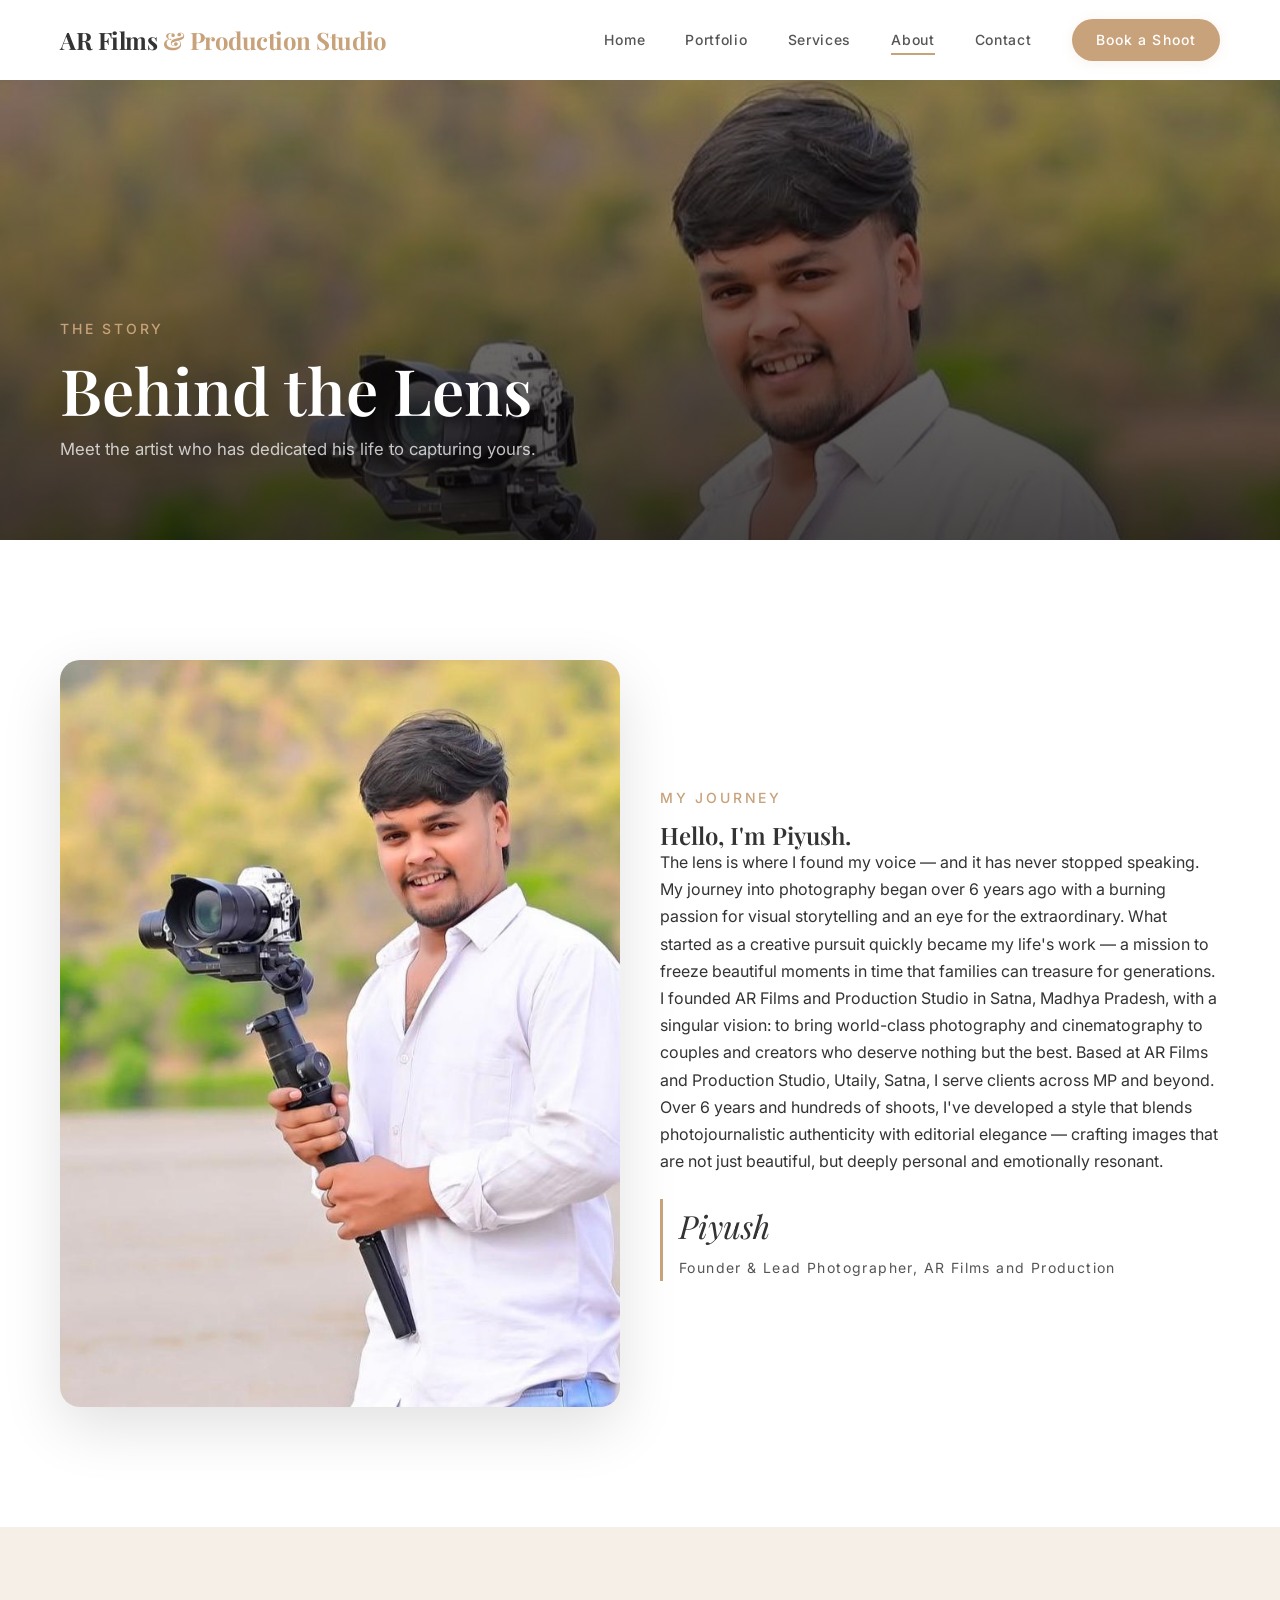
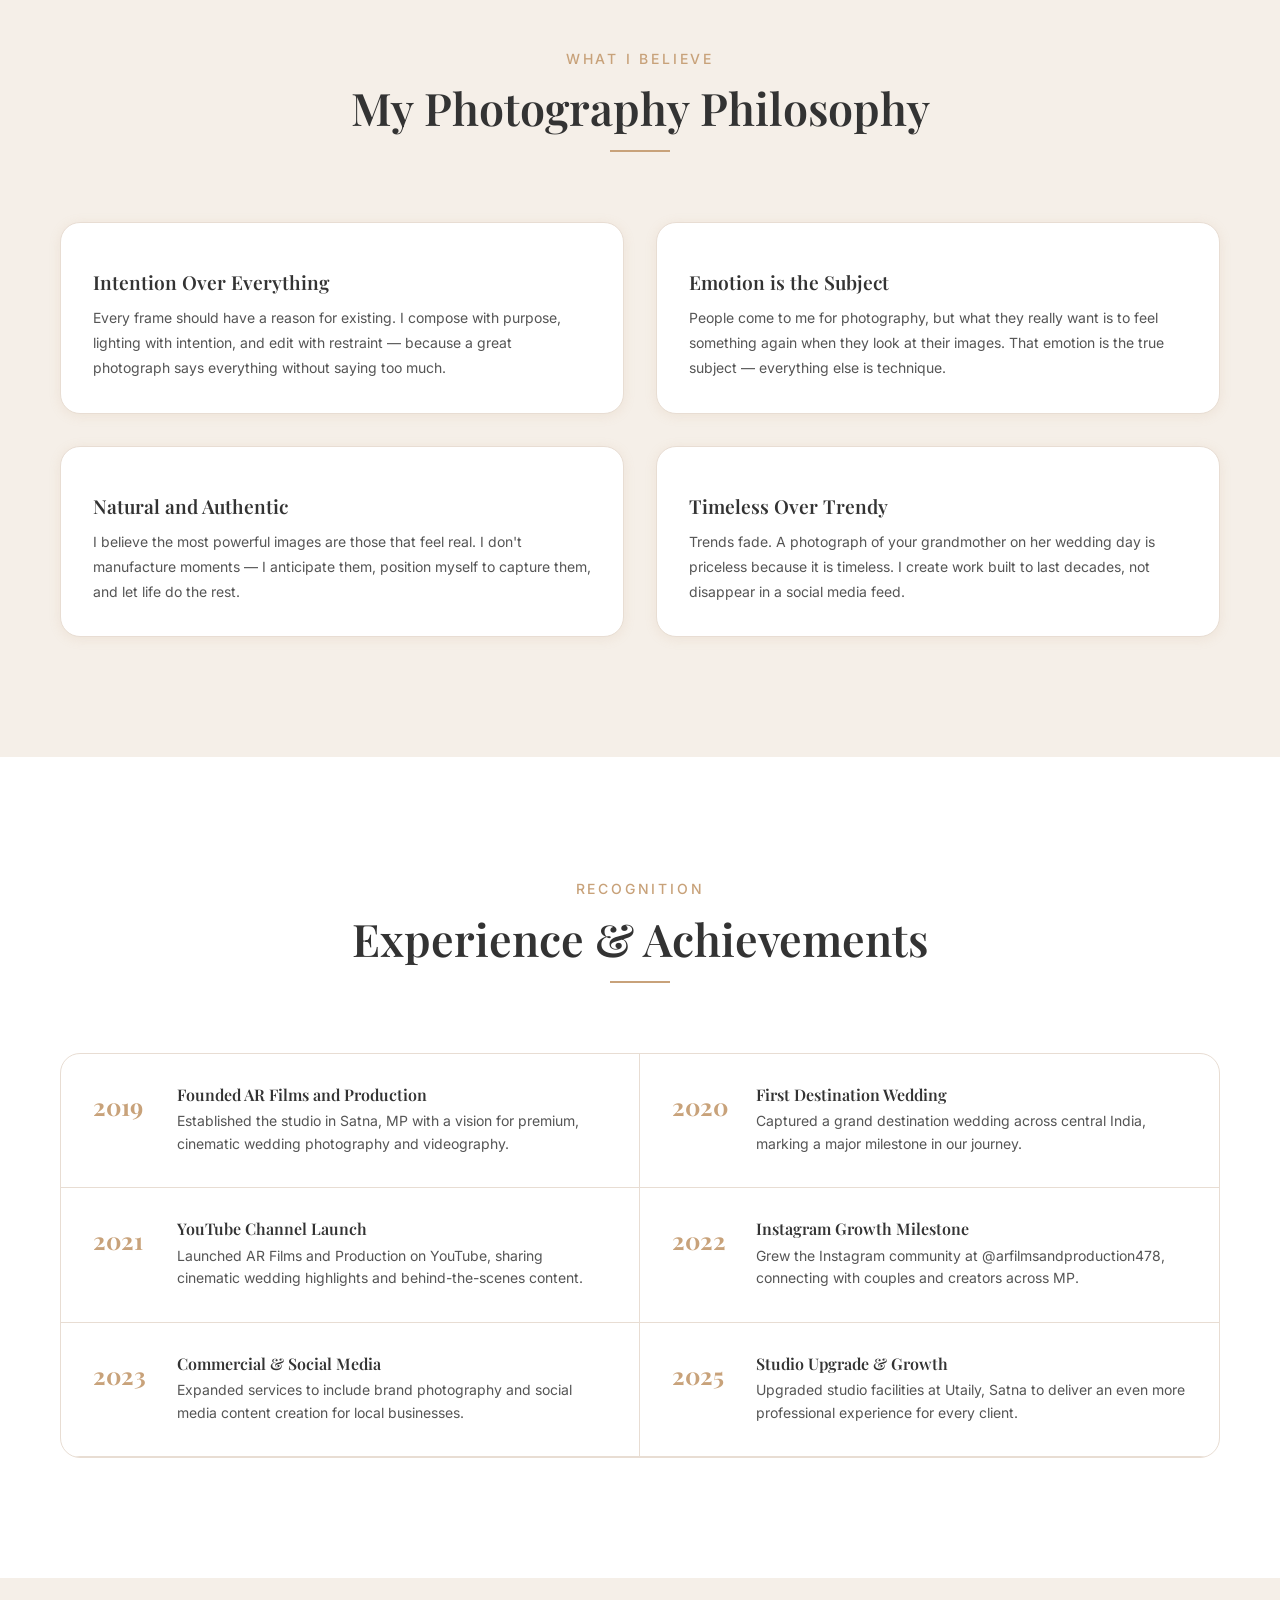
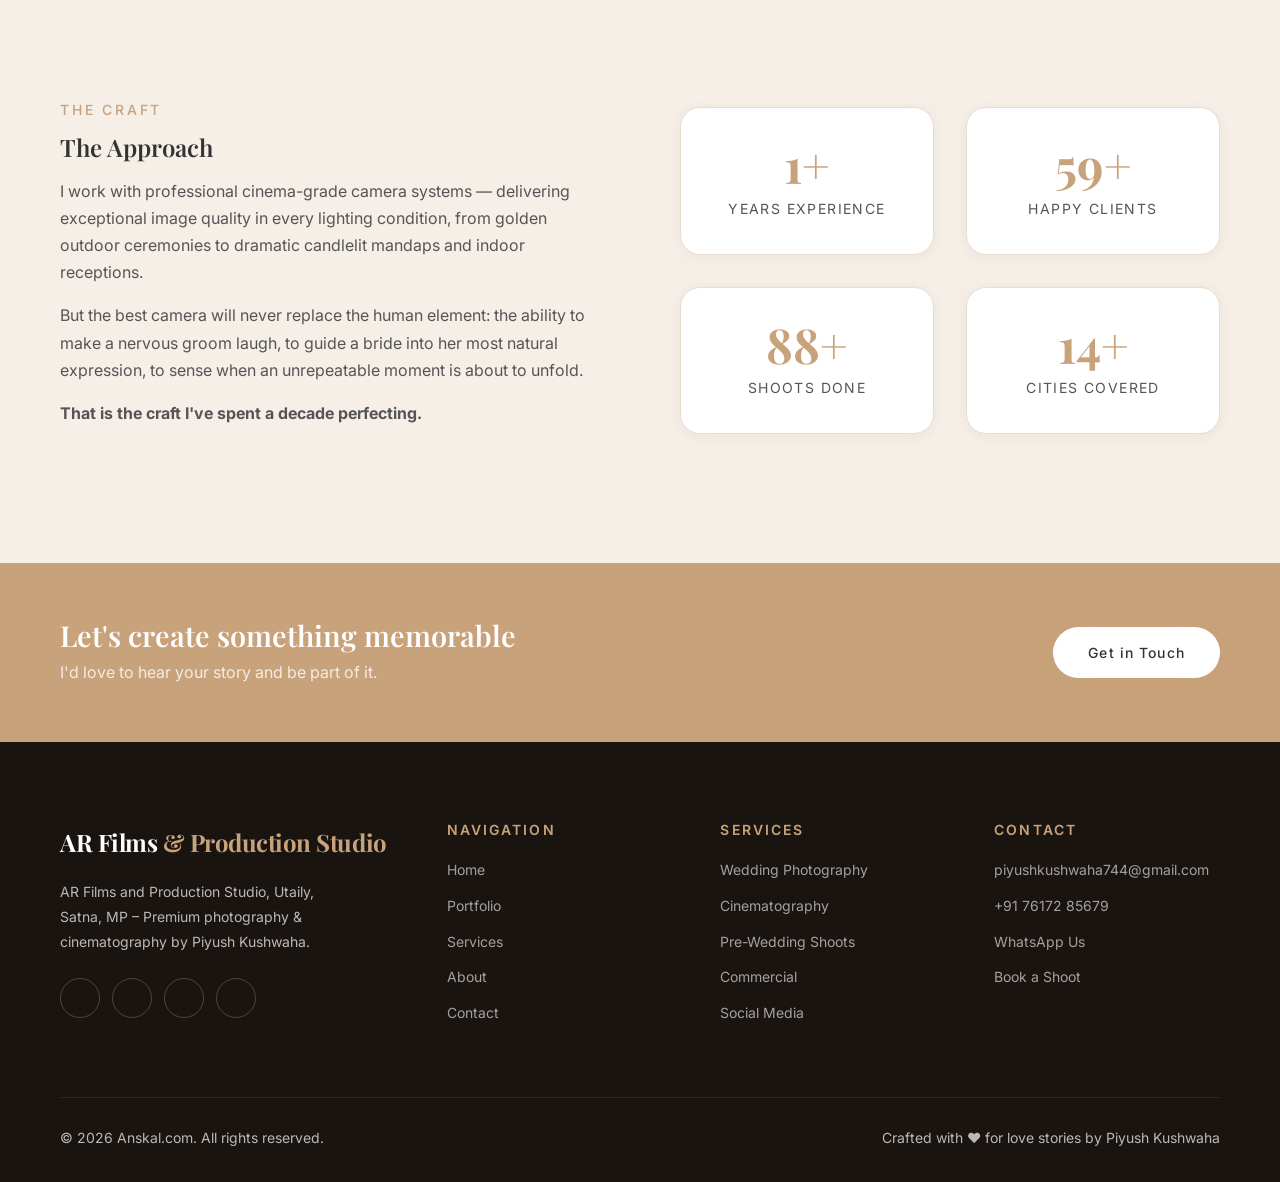
<file: about.html>
<!DOCTYPE html>
<html lang="en">
<head>
  <meta charset="UTF-8"/>
  <meta name="viewport" content="width=device-width, initial-scale=1.0"/>

  <!-- Primary SEO -->
  <title>About Piyush Kushwaha – AR Films &amp; Production Studio | Satna, MP</title>
  <meta name="description" content="Meet Piyush Kushwaha, the photographer and cinematographer behind AR Films and Production — a visual storyteller with over 6 years of experience capturing love stories in Satna, MP."/>
  <meta name="keywords" content="Piyush Kushwaha photographer, AR Films Production Studio Satna, wedding photographer Satna MP, cinematographer Madhya Pradesh, about AR Films"/>
  <meta name="robots" content="index, follow"/>
  <meta name="author" content="Piyush Kushwaha – AR Films and Production Studio"/>
  <link rel="canonical" href="https://arfilmsandproduction.com/about.html"/>

  <!-- Open Graph / Social -->
  <meta property="og:type" content="profile"/>
  <meta property="og:site_name" content="AR Films &amp; Production Studio"/>
  <meta property="og:locale" content="en_IN"/>
  <meta property="og:url" content="https://arfilmsandproduction.com/about.html"/>
  <meta property="og:title" content="About Piyush Kushwaha – AR Films &amp; Production Studio"/>
  <meta property="og:description" content="Meet the artist behind AR Films and Production Studio — a photographer and cinematographer dedicated to capturing authentic moments in Satna, MP."/>
  <meta property="og:image" content="https://arfilmsandproduction.com/assets/images/about_portrait.png"/>
  <meta property="og:image:width" content="1200"/>
  <meta property="og:image:height" content="630"/>
  <meta property="og:image:alt" content="Piyush Kushwaha – AR Films and Production Studio"/>

  <!-- Twitter / X Card -->
  <meta name="twitter:card" content="summary_large_image"/>
  <meta name="twitter:title" content="About Piyush Kushwaha – AR Films &amp; Production Studio"/>
  <meta name="twitter:description" content="6+ years capturing love stories. Meet Piyush Kushwaha, the artist behind AR Films and Production Studio, Satna MP."/>
  <meta name="twitter:image" content="https://arfilmsandproduction.com/assets/images/about_portrait.png"/>

  <!-- Fonts -->
  <link rel="preconnect" href="https://fonts.googleapis.com"/>
  <link rel="preconnect" href="https://fonts.gstatic.com" crossorigin/>
  <link rel="dns-prefetch" href="https://fonts.googleapis.com"/>

  <!-- Stylesheets -->
  <link rel="stylesheet" href="assets/css/style.css"/>
  <link rel="stylesheet" href="assets/css/pages.css"/>
  <link rel="stylesheet" href="https://maxst.icons8.com/vue-static/landings/line-awesome/line-awesome/1.3.0/css/line-awesome.min.css"/>

  <!-- Structured Data: Person -->
  <script type="application/ld+json">
  {
    "@context": "https://schema.org",
    "@type": "Person",
    "@id": "https://arfilmsandproduction.com/about.html#piyush",
    "name": "Piyush Kushwaha",
    "jobTitle": "Photographer & Cinematographer",
    "description": "Founder and Lead Photographer at AR Films and Production Studio, Satna, MP. 6+ years of experience in wedding photography and cinematography.",
    "url": "https://arfilmsandproduction.com/about.html",
    "image": "https://arfilmsandproduction.com/assets/images/about_portrait.png",
    "email": "piyushkushwaha744@gmail.com",
    "telephone": "+917617285679",
    "worksFor": {
      "@type": "LocalBusiness",
      "@id": "https://arfilmsandproduction.com/#business",
      "name": "AR Films and Production Studio"
    },
    "address": {
      "@type": "PostalAddress",
      "addressLocality": "Satna",
      "addressRegion": "Madhya Pradesh",
      "postalCode": "485001",
      "addressCountry": "IN"
    },
    "sameAs": [
      "https://www.instagram.com/arfilmsandproduction478/",
      "https://www.youtube.com/@arfilmsandproduction"
    ]
  }
  </script>
</head>
<body>

<div class="cursor-glow"></div>
<div class="page-transition"></div>
<div class="mobile-overlay"></div>

<nav class="mobile-menu">
  <button class="mobile-close" style="position:absolute;top:24px;right:24px;color:#fff;font-size:1.8rem;background:none;border:none;cursor:pointer;"><i class="las la-times"></i></button>
  <a href="index.html"     class="nav-link">Home</a>
  <a href="portfolio.html" class="nav-link">Portfolio</a>
  <a href="services.html"  class="nav-link">Services</a>
  <a href="about.html"     class="nav-link">About</a>
  <a href="contact.html"   class="nav-link">Contact</a>
  <a href="contact.html"   class="btn btn-primary mt-3" style="align-self:flex-start;">Book a Shoot</a>
</nav>

<header class="navbar dark-nav">
  <div class="nav-inner">
    <a href="index.html" class="nav-logo">AR Films<span> &amp; Production Studio</span></a>
    <nav class="nav-links">
      <a href="index.html"     class="nav-link">Home</a>
      <a href="portfolio.html" class="nav-link">Portfolio</a>
      <a href="services.html"  class="nav-link">Services</a>
      <a href="about.html"     class="nav-link active">About</a>
      <a href="contact.html"   class="nav-link">Contact</a>
      <a href="contact.html"   class="btn btn-primary nav-cta">Book a Shoot</a>
    </nav>
    <button class="menu-toggle"><span></span><span></span><span></span></button>
  </div>
</header>

<!-- PAGE HERO -->
<section class="page-hero" style="background-image:url('assets/images/about_portrait.png');background-position:top center;">
  <div class="page-hero-overlay"></div>
  <div class="page-hero-content">
    <span class="section-label">The Story</span>
    <h1>Behind the Lens</h1>
    <p>Meet the artist who has dedicated his life to capturing yours.</p>
  </div>
</section>

<!-- INTRO SECTION -->
<section class="section about-intro">
  <div class="container">
    <div class="grid-2">
      <div class="about-img-col reveal-left">
        <div class="about-img-frame" style="aspect-ratio:3/4; border-radius:var(--radius-lg); overflow:hidden; box-shadow:var(--shadow-lg);">
          <img src="assets/images/about_portrait.png" alt="Ankit – AR Films &amp; Production Studio photographer" style="width:100%;height:100%;object-fit:cover;object-position:top;"/>
        </div>
      </div>
      <div class="about-story reveal-right">
        <span class="section-label">My Journey</span>
        <h2>Hello, I'm Piyush.</h2>
        <p class="lead">The lens is where I found my voice — and it has never stopped speaking.</p>
        <p>My journey into photography began over 6 years ago with a burning passion for visual storytelling and an eye for the extraordinary. What started as a creative pursuit quickly became my life's work — a mission to freeze beautiful moments in time that families can treasure for generations.</p>
        <p>I founded AR Films and Production Studio in Satna, Madhya Pradesh, with a singular vision: to bring world-class photography and cinematography to couples and creators who deserve nothing but the best. Based at AR Films and Production Studio, Utaily, Satna, I serve clients across MP and beyond.</p>
        <p>Over 6 years and hundreds of shoots, I've developed a style that blends photojournalistic authenticity with editorial elegance — crafting images that are not just beautiful, but deeply personal and emotionally resonant.</p>
        <div class="about-signature mt-3" style="border-left:3px solid var(--primary);padding-left:1rem;">
          <span style="display:block;font-family:var(--ff-serif);font-style:italic;font-size:2rem;color:var(--charcoal);">Piyush</span>
          <span style="font-size:var(--fs-sm);color:var(--charcoal-lt);letter-spacing:0.1em;">Founder & Lead Photographer, AR Films and Production</span>
        </div>
      </div>
    </div>
  </div>
</section>

<!-- PHILOSOPHY SECTION -->
<section class="section section-alt philosophy-section">
  <div class="container">
    <div class="section-heading reveal">
      <span class="section-label">What I Believe</span>
      <h2>My Photography Philosophy</h2>
      <span class="heading-line"></span>
    </div>
    <div class="philosophy-grid">
      <div class="philosophy-item reveal">
        <div class="philosophy-icon"><i class="las la-crosshairs"></i></div>
        <h3>Intention Over Everything</h3>
        <p>Every frame should have a reason for existing. I compose with purpose, lighting with intention, and edit with restraint — because a great photograph says everything without saying too much.</p>
      </div>
      <div class="philosophy-item reveal">
        <div class="philosophy-icon"><i class="las la-heart"></i></div>
        <h3>Emotion is the Subject</h3>
        <p>People come to me for photography, but what they really want is to feel something again when they look at their images. That emotion is the true subject — everything else is technique.</p>
      </div>
      <div class="philosophy-item reveal">
        <div class="philosophy-icon"><i class="las la-leaf"></i></div>
        <h3>Natural and Authentic</h3>
        <p>I believe the most powerful images are those that feel real. I don't manufacture moments — I anticipate them, position myself to capture them, and let life do the rest.</p>
      </div>
      <div class="philosophy-item reveal">
        <div class="philosophy-icon"><i class="las la-infinity"></i></div>
        <h3>Timeless Over Trendy</h3>
        <p>Trends fade. A photograph of your grandmother on her wedding day is priceless because it is timeless. I create work built to last decades, not disappear in a social media feed.</p>
      </div>
    </div>
  </div>
</section>

<!-- ACHIEVEMENTS -->
<section class="section achievements-section">
  <div class="container">
    <div class="section-heading reveal">
      <span class="section-label">Recognition</span>
      <h2>Experience &amp; Achievements</h2>
      <span class="heading-line"></span>
    </div>

    <div class="achievements-grid">
      <div class="achievement-card reveal">
        <div class="achievement-year">2019</div>
        <div>
          <h4>Founded AR Films and Production</h4>
          <p>Established the studio in Satna, MP with a vision for premium, cinematic wedding photography and videography.</p>
        </div>
      </div>
      <div class="achievement-card reveal">
        <div class="achievement-year">2020</div>
        <div>
          <h4>First Destination Wedding</h4>
          <p>Captured a grand destination wedding across central India, marking a major milestone in our journey.</p>
        </div>
      </div>
      <div class="achievement-card reveal">
        <div class="achievement-year">2021</div>
        <div>
          <h4>YouTube Channel Launch</h4>
          <p>Launched AR Films and Production on YouTube, sharing cinematic wedding highlights and behind-the-scenes content.</p>
        </div>
      </div>
      <div class="achievement-card reveal">
        <div class="achievement-year">2022</div>
        <div>
          <h4>Instagram Growth Milestone</h4>
          <p>Grew the Instagram community at @arfilmsandproduction478, connecting with couples and creators across MP.</p>
        </div>
      </div>
      <div class="achievement-card reveal">
        <div class="achievement-year">2023</div>
        <div>
          <h4>Commercial &amp; Social Media</h4>
          <p>Expanded services to include brand photography and social media content creation for local businesses.</p>
        </div>
      </div>
      <div class="achievement-card reveal">
        <div class="achievement-year">2025</div>
        <div>
          <h4>Studio Upgrade &amp; Growth</h4>
          <p>Upgraded studio facilities at Utaily, Satna to deliver an even more professional experience for every client.</p>
        </div>
      </div>
    </div>
  </div>
</section>

<!-- GEAR / APPROACH STRIP -->
<section class="section section-alt gear-section">
  <div class="container">
    <div class="gear-inner">
      <div class="gear-text reveal-left">
        <span class="section-label">The Craft</span>
        <h2>The Approach</h2>
        <p>I work with professional cinema-grade camera systems — delivering exceptional image quality in every lighting condition, from golden outdoor ceremonies to dramatic candlelit mandaps and indoor receptions.</p>
        <p>But the best camera will never replace the human element: the ability to make a nervous groom laugh, to guide a bride into her most natural expression, to sense when an unrepeatable moment is about to unfold.</p>
        <p><strong>That is the craft I've spent a decade perfecting.</strong></p>
      </div>
      <div class="gear-stats reveal-right">
        <div class="gear-stat">
          <span data-count="6" data-suffix="+">0+</span>
          <span>Years Experience</span>
        </div>
        <div class="gear-stat">
          <span data-count="200" data-suffix="+">0+</span>
          <span>Happy Clients</span>
        </div>
        <div class="gear-stat">
          <span data-count="300" data-suffix="+">0+</span>
          <span>Shoots Done</span>
        </div>
        <div class="gear-stat">
          <span data-count="50" data-suffix="+">0+</span>
          <span>Cities Covered</span>
        </div>
      </div>
    </div>
  </div>
</section>

<!-- CTA STRIP -->
<section class="cta-strip">
  <div class="container">
    <div class="cta-strip-inner reveal">
      <div>
        <h3>Let's create something memorable</h3>
        <p>I'd love to hear your story and be part of it.</p>
      </div>
      <a href="contact.html" class="btn btn-white">Get in Touch</a>
    </div>
  </div>
</section>

<!-- FOOTER -->
<footer class="footer">
  <div class="container">
    <div class="footer-grid">
      <div class="footer-brand">
        <a href="index.html" class="nav-logo">AR Films<span> &amp; Production Studio</span></a>
        <p>AR Films and Production Studio, Utaily, Satna, MP – Premium photography &amp; cinematography by Piyush Kushwaha.</p>
        <div class="footer-social">
          <a href="https://www.instagram.com/arfilmsandproduction478/" target="_blank" rel="noopener" class="social-icon"><i class="lab la-instagram"></i></a>
          <a href="https://wa.me/917617285679" target="_blank" rel="noopener" class="social-icon"><i class="lab la-whatsapp"></i></a>
          <a href="https://www.youtube.com/@arfilmsandproduction" target="_blank" rel="noopener" class="social-icon"><i class="lab la-youtube"></i></a>
          <a href="mailto:piyushkushwaha744@gmail.com" class="social-icon"><i class="las la-envelope"></i></a>
        </div>
      </div>
      <div class="footer-col">
        <h4>Navigation</h4>
        <a href="index.html">Home</a>
        <a href="portfolio.html">Portfolio</a>
        <a href="services.html">Services</a>
        <a href="about.html">About</a>
        <a href="contact.html">Contact</a>
      </div>
      <div class="footer-col">
        <h4>Services</h4>
        <a href="services.html#wedding-photo">Wedding Photography</a>
        <a href="services.html#wedding-cinema">Cinematography</a>
        <a href="services.html#prewedding">Pre-Wedding Shoots</a>
        <a href="services.html#commercial">Commercial</a>
        <a href="services.html#social">Social Media</a>
      </div>
      <div class="footer-col">
        <h4>Contact</h4>
        <a href="mailto:piyushkushwaha744@gmail.com">piyushkushwaha744@gmail.com</a>
        <a href="tel:+917617285679">+91 76172 85679</a>
        <a href="https://wa.me/917617285679" target="_blank" rel="noopener">WhatsApp Us</a>
        <a href="contact.html">Book a Shoot</a>
      </div>
    </div>
    <div class="footer-bottom">
      <span>© 2026 Anskal.com. All rights reserved.</span>
      <span>Crafted with ♥ for love stories by Piyush Kushwaha</span>
    </div>
  </div>
</footer>

<script src="assets/js/main.js"></script>
</body>
</html>
</file>
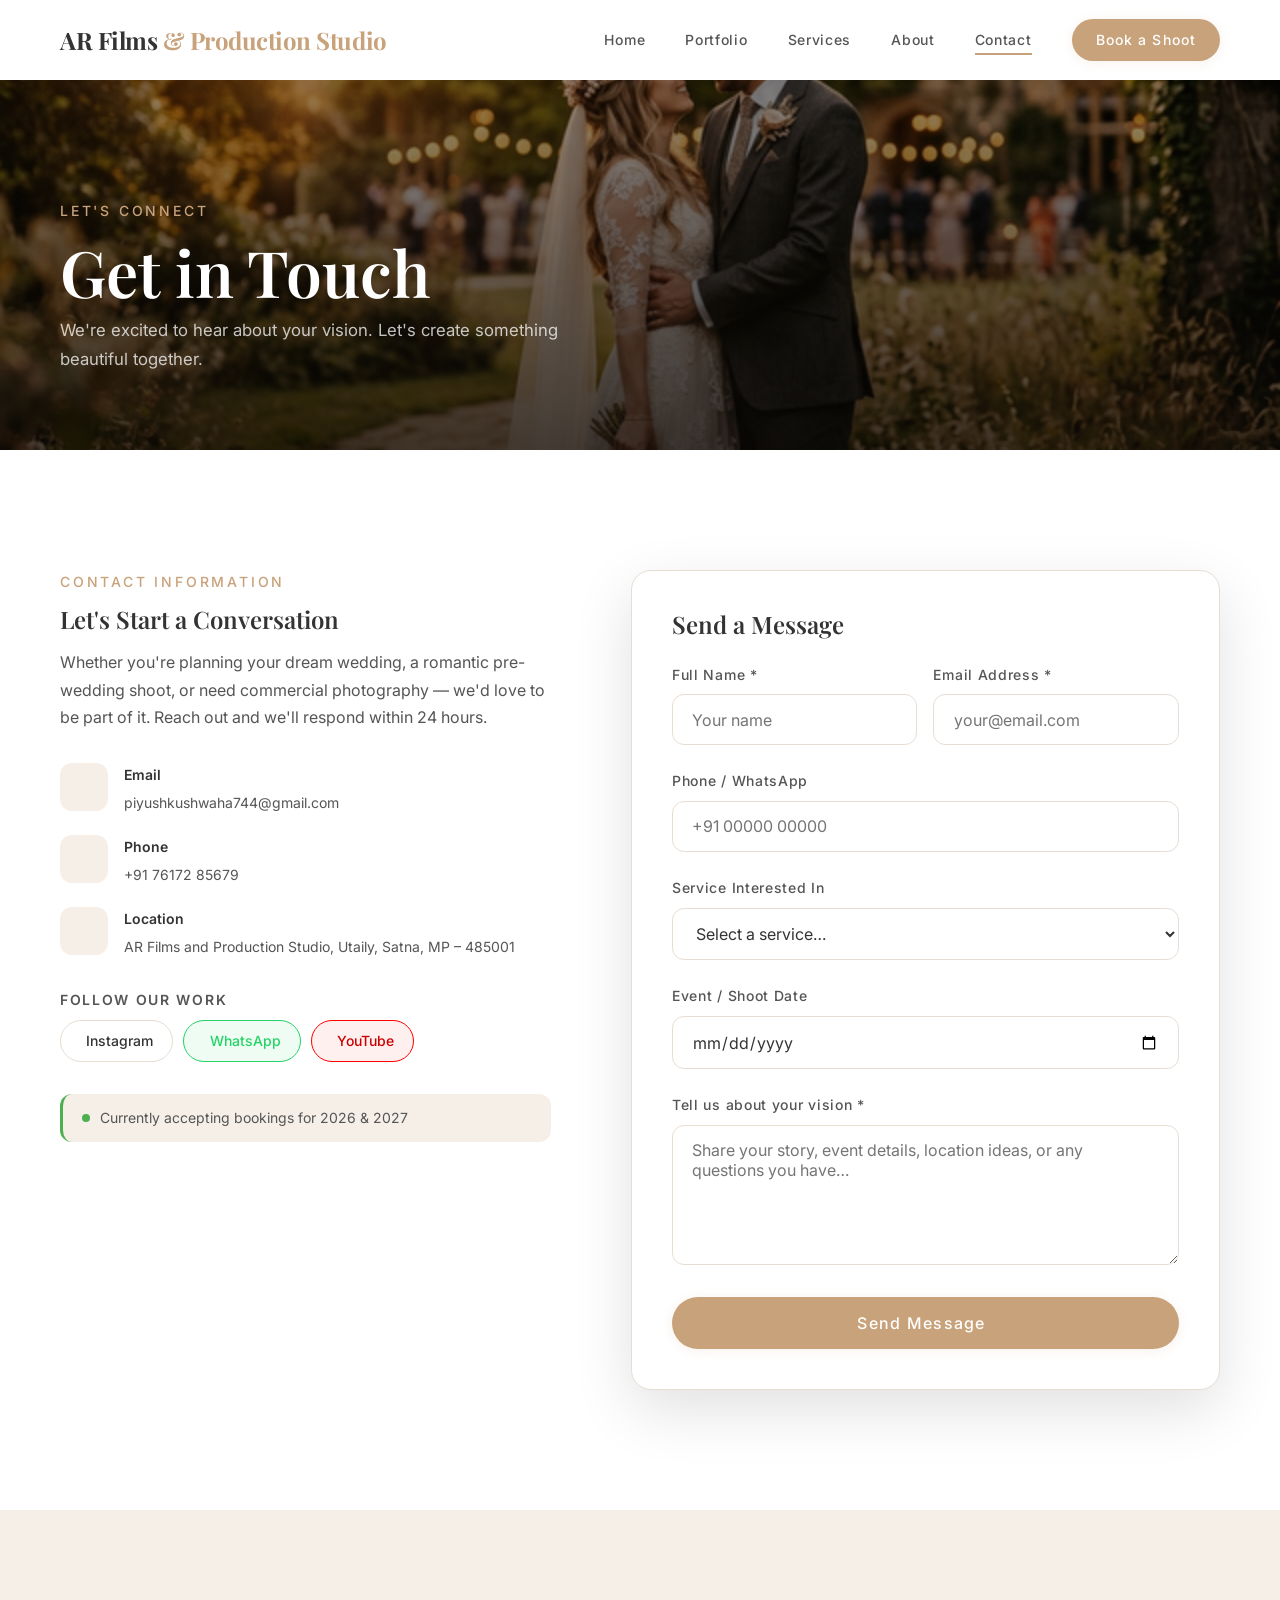
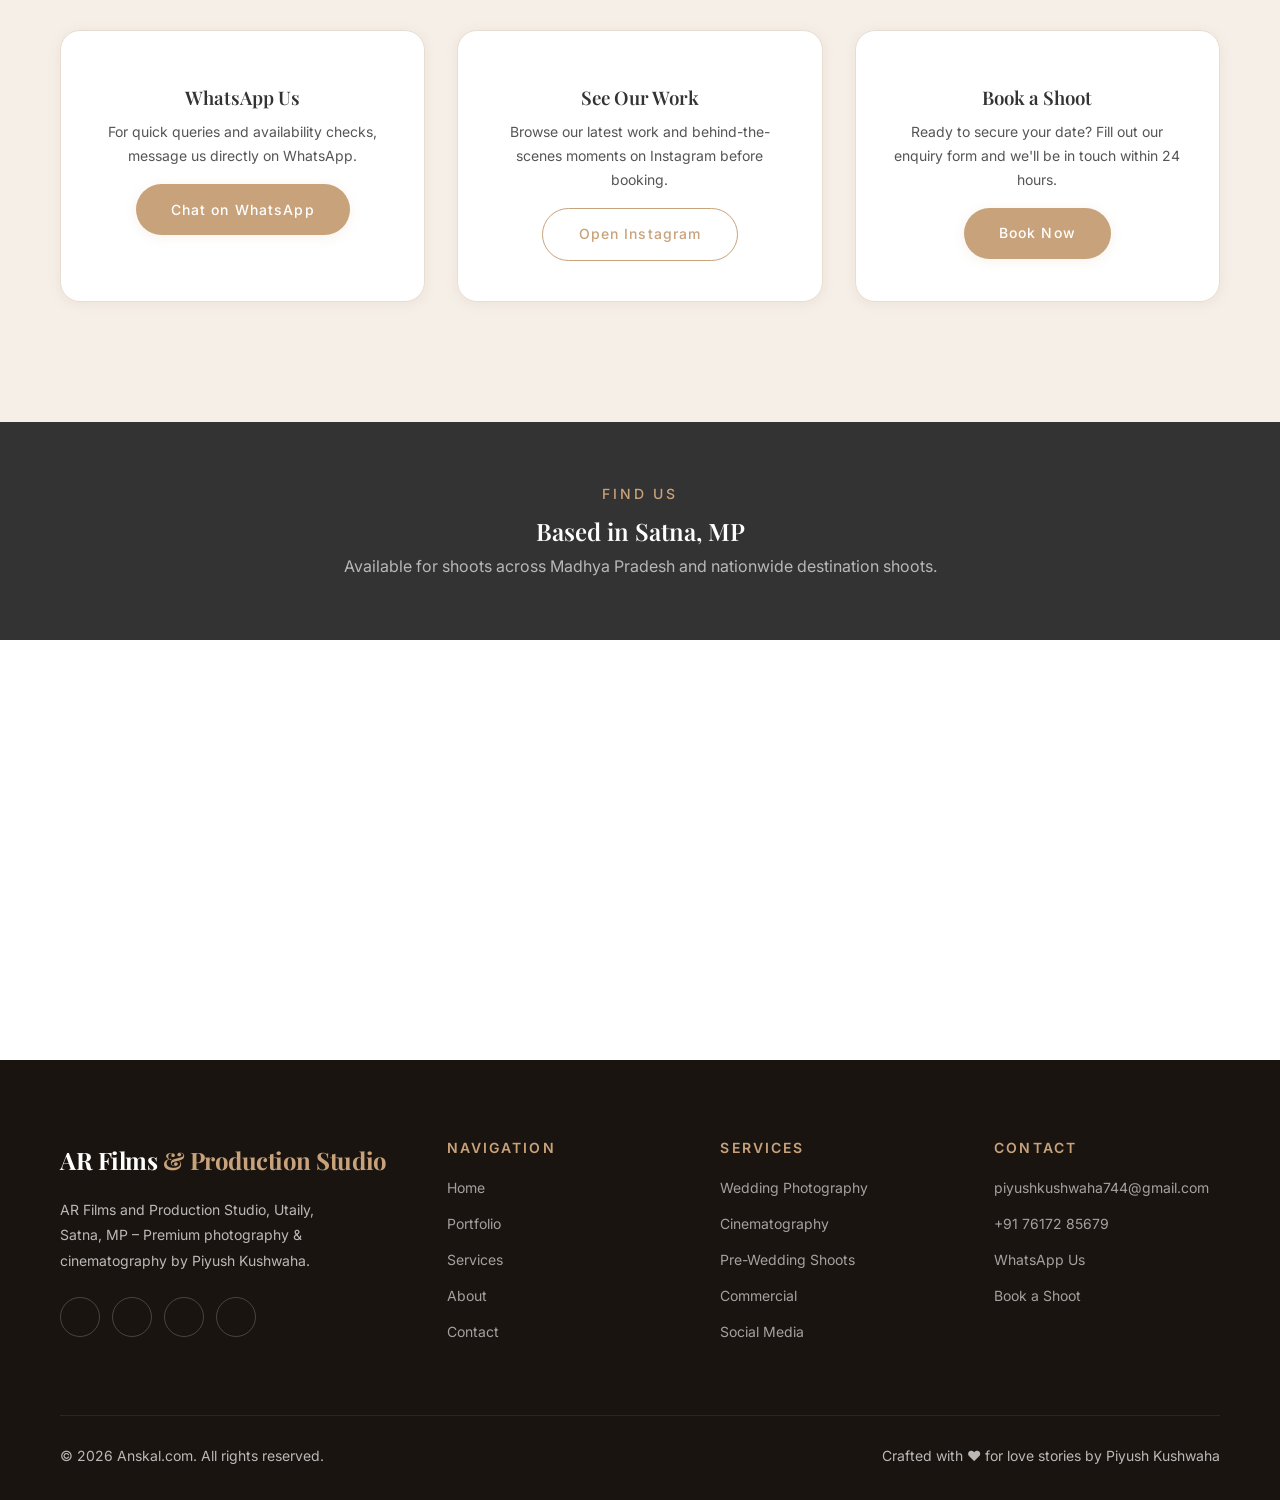
<file: contact.html>
<!doctype html>
<html lang="en">
  <head>
    <meta charset="UTF-8" />
    <meta name="viewport" content="width=device-width, initial-scale=1.0" />

    <!-- Primary SEO -->
    <title>Contact &amp; Book a Shoot – AR Films &amp; Production Studio | Satna, MP</title>
    <meta name="description" content="Get in touch with Piyush Kushwaha at AR Films and Production Studio, Satna MP. Book your wedding photography, cinematography, or portrait session via WhatsApp, email or contact form."/>
    <meta name="keywords" content="book wedding photographer Satna, contact AR Films Production, Piyush Kushwaha contact, wedding photography booking MP, photography enquiry Satna"/>
    <meta name="robots" content="index, follow"/>
    <meta name="author" content="Piyush Kushwaha – AR Films and Production Studio"/>
    <link rel="canonical" href="https://arfilmsandproduction.com/contact.html"/>

    <!-- Open Graph / Social -->
    <meta property="og:type" content="website"/>
    <meta property="og:site_name" content="AR Films &amp; Production Studio"/>
    <meta property="og:locale" content="en_IN"/>
    <meta property="og:url" content="https://arfilmsandproduction.com/contact.html"/>
    <meta property="og:title" content="Contact &amp; Book a Shoot – AR Films &amp; Production Studio"/>
    <meta property="og:description" content="Ready to capture your love story? Book a shoot with Piyush Kushwaha at AR Films and Production Studio, Satna MP. We respond within 24 hours."/>
    <meta property="og:image" content="https://arfilmsandproduction.com/assets/images/hero.png"/>
    <meta property="og:image:width" content="1200"/>
    <meta property="og:image:height" content="630"/>
    <meta property="og:image:alt" content="AR Films and Production Studio – Book a Shoot"/>

    <!-- Twitter / X Card -->
    <meta name="twitter:card" content="summary_large_image"/>
    <meta name="twitter:title" content="Contact &amp; Book a Shoot – AR Films &amp; Production Studio"/>
    <meta name="twitter:description" content="Book your wedding photography or cinematography session with Piyush Kushwaha, Satna MP. WhatsApp, email or contact form — we reply within 24 hours."/>
    <meta name="twitter:image" content="https://arfilmsandproduction.com/assets/images/hero.png"/>

    <!-- Fonts -->
    <link rel="preconnect" href="https://fonts.googleapis.com"/>
    <link rel="preconnect" href="https://fonts.gstatic.com" crossorigin/>
    <link rel="dns-prefetch" href="https://fonts.googleapis.com"/>

    <!-- Stylesheets -->
    <link rel="stylesheet" href="assets/css/style.css" />
    <link rel="stylesheet" href="assets/css/pages.css" />
    <link rel="stylesheet" href="https://maxst.icons8.com/vue-static/landings/line-awesome/line-awesome/1.3.0/css/line-awesome.min.css"/>
  </head>
  <body>
    <div class="cursor-glow"></div>
    <div class="page-transition"></div>
    <div class="mobile-overlay"></div>

    <nav class="mobile-menu">
      <button
        class="mobile-close"
        style="
          position: absolute;
          top: 24px;
          right: 24px;
          color: #fff;
          font-size: 1.8rem;
          background: none;
          border: none;
          cursor: pointer;
        "
      >
        <i class="las la-times"></i>
      </button>
      <a href="index.html" class="nav-link">Home</a>
      <a href="portfolio.html" class="nav-link">Portfolio</a>
      <a href="services.html" class="nav-link">Services</a>
      <a href="about.html" class="nav-link">About</a>
      <a href="contact.html" class="nav-link">Contact</a>
    </nav>

    <header class="navbar dark-nav">
      <div class="nav-inner">
        <a href="index.html" class="nav-logo"
          >AR Films<span> &amp; Production Studio</span></a
        >
        <nav class="nav-links">
          <a href="index.html" class="nav-link">Home</a>
          <a href="portfolio.html" class="nav-link">Portfolio</a>
          <a href="services.html" class="nav-link">Services</a>
          <a href="about.html" class="nav-link">About</a>
          <a href="contact.html" class="nav-link active">Contact</a>
          <a href="contact.html" class="btn btn-primary nav-cta"
            >Book a Shoot</a
          >
        </nav>
        <button class="menu-toggle">
          <span></span><span></span><span></span>
        </button>
      </div>
    </header>

    <!-- PAGE HERO -->
    <section
      class="page-hero page-hero-sm"
      style="background-image: url(&quot;assets/images/hero.png&quot;)"
    >
      <div class="page-hero-overlay"></div>
      <div class="page-hero-content">
        <span class="section-label">Let's Connect</span>
        <h1>Get in Touch</h1>
        <p>
          We're excited to hear about your vision. Let's create something
          beautiful together.
        </p>
      </div>
    </section>

    <!-- CONTACT MAIN -->
    <section class="section contact-section">
      <div class="container">
        <div class="contact-layout">
          <!-- LEFT: Info -->
          <div class="contact-info reveal-left">
            <span class="section-label">Contact Information</span>
            <h2>Let's Start a Conversation</h2>
            <p>
              Whether you're planning your dream wedding, a romantic pre-wedding
              shoot, or need commercial photography — we'd love to be part of
              it. Reach out and we'll respond within 24 hours.
            </p>

            <div class="contact-items">
              <div class="contact-item">
                <div class="contact-item-icon">
                  <i class="las la-envelope"></i>
                </div>
                <div>
                  <strong>Email</strong>
                  <a href="mailto:piyushkushwaha744@gmail.com"
                    >piyushkushwaha744@gmail.com</a
                  >
                </div>
              </div>
              <div class="contact-item">
                <div class="contact-item-icon">
                  <i class="las la-phone"></i>
                </div>
                <div>
                  <strong>Phone</strong>
                  <a href="tel:+917617285679">+91 76172 85679</a>
                </div>
              </div>
              <div class="contact-item">
                <div class="contact-item-icon">
                  <i class="las la-map-marker-alt"></i>
                </div>
                <div>
                  <strong>Location</strong>
                  <span
                    >AR Films and Production Studio, Utaily, Satna, MP –
                    485001</span
                  >
                </div>
              </div>
            </div>

            <div class="contact-socials">
              <h4>Follow Our Work</h4>
              <div class="social-row">
                <a
                  href="https://www.instagram.com/arfilmsandproduction478/"
                  target="_blank"
                  rel="noopener"
                  class="social-pill"
                >
                  <i class="lab la-instagram"></i> Instagram
                </a>
                <a
                  href="https://wa.me/917617285679"
                  target="_blank"
                  rel="noopener"
                  class="social-pill social-pill-green"
                >
                  <i class="lab la-whatsapp"></i> WhatsApp
                </a>
                <a
                  href="https://www.youtube.com/@arfilmsandproduction"
                  target="_blank"
                  rel="noopener"
                  class="social-pill social-pill-red"
                >
                  <i class="lab la-youtube"></i> YouTube
                </a>
              </div>
            </div>

            <div class="contact-availability">
              <div class="availability-dot"></div>
              <span>Currently accepting bookings for 2026 &amp; 2027</span>
            </div>
          </div>

          <!-- RIGHT: Form -->
          <div class="contact-form-wrap reveal-right">
            <div class="contact-form-card">
              <h3>Send a Message</h3>
              <form id="contact-form" novalidate>
                <div class="form-row">
                  <div class="form-group">
                    <label for="name">Full Name *</label>
                    <input
                      type="text"
                      id="name"
                      name="name"
                      placeholder="Your name"
                      required
                    />
                  </div>
                  <div class="form-group">
                    <label for="email">Email Address *</label>
                    <input
                      type="email"
                      id="email"
                      name="email"
                      placeholder="your@email.com"
                      required
                    />
                  </div>
                </div>
                <div class="form-group">
                  <label for="phone">Phone / WhatsApp</label>
                  <input
                    type="tel"
                    id="phone"
                    name="phone"
                    placeholder="+91 00000 00000"
                  />
                </div>
                <div class="form-group">
                  <label for="service">Service Interested In</label>
                  <select id="service" name="service">
                    <option value="" disabled selected>
                      Select a service…
                    </option>
                    <option>Wedding Photography</option>
                    <option>Wedding Cinematography</option>
                    <option>Pre-Wedding Shoot</option>
                    <option>Commercial Photography</option>
                    <option>Social Media Content</option>
                    <option>Portrait Photography</option>
                  </select>
                </div>
                <div class="form-group">
                  <label for="date">Event / Shoot Date</label>
                  <input type="date" id="date" name="date" />
                </div>
                <div class="form-group">
                  <label for="message">Tell us about your vision *</label>
                  <textarea
                    id="message"
                    name="message"
                    placeholder="Share your story, event details, location ideas, or any questions you have…"
                    required
                  ></textarea>
                </div>
                <button
                  type="submit"
                  class="btn btn-primary"
                  style="
                    width: 100%;
                    justify-content: center;
                    padding: 1rem 2rem;
                    font-size: 1rem;
                  "
                >
                  Send Message <i class="las la-paper-plane"></i>
                </button>
              </form>
            </div>
          </div>
        </div>
      </div>
    </section>

    <!-- BOOK A SHOOT CTA -->
    <section class="section section-alt book-cta-section">
      <div class="container">
        <div class="book-cta-grid reveal">
          <div class="book-cta-item">
            <div class="book-cta-icon"><i class="lab la-whatsapp"></i></div>
            <h3>WhatsApp Us</h3>
            <p>
              For quick queries and availability checks, message us directly on
              WhatsApp.
            </p>
            <a
              href="https://wa.me/917617285679?text=Hi%20Piyush!%20I%27d%20love%20to%20book%20a%20shoot%20with%20AR%20Films%20and%20Production."
              target="_blank"
              rel="noopener"
              class="btn btn-primary mt-2"
              >Chat on WhatsApp</a
            >
          </div>
          <div class="book-cta-item">
            <div class="book-cta-icon"><i class="las la-camera"></i></div>
            <h3>See Our Work</h3>
            <p>
              Browse our latest work and behind-the-scenes moments on Instagram
              before booking.
            </p>
            <a
              href="https://www.instagram.com/arfilmsandproduction478/"
              target="_blank"
              rel="noopener"
              class="btn btn-outline mt-2"
              >Open Instagram</a
            >
          </div>
          <div class="book-cta-item">
            <div class="book-cta-icon">
              <i class="las la-calendar-check"></i>
            </div>
            <h3>Book a Shoot</h3>
            <p>
              Ready to secure your date? Fill out our enquiry form and we'll be
              in touch within 24 hours.
            </p>
            <a href="#contact-form" class="btn btn-primary mt-2">Book Now</a>
          </div>
        </div>
      </div>
    </section>

    <!-- MAP SECTION -->
    <section class="map-section">
      <div class="map-header reveal">
        <div class="container">
          <span class="section-label">Find Us</span>
          <h2>Based in Satna, MP</h2>
          <p>
            Available for shoots across Madhya Pradesh and nationwide
            destination shoots.
          </p>
        </div>
      </div>
      <div class="map-embed">
        <iframe
          src="https://www.google.com/maps/embed?pb=!1m18!1m12!1m3!1d57997.3!2d80.8322!3d24.5854!2m3!1f0!2f0!3f0!3m2!1i1024!2i768!4f13.1!3m3!1m2!1s0x3982deaa6f8ac8d5%3A0x33ccad82dd6a3c6b!2sSatna%2C%20Madhya%20Pradesh!5e0!3m2!1sen!2sin!4v1"
          width="100%"
          height="420"
          style="border: 0"
          allowfullscreen=""
          loading="lazy"
          referrerpolicy="no-referrer-when-downgrade"
          title="AR Films and Production – Satna, MP"
        >
        </iframe>
      </div>
    </section>

    <!-- FOOTER -->
    <footer class="footer">
      <div class="container">
        <div class="footer-grid">
          <div class="footer-brand">
            <a href="index.html" class="nav-logo"
              >AR Films<span> &amp; Production Studio</span></a
            >
            <p>
              AR Films and Production Studio, Utaily, Satna, MP – Premium
              photography &amp; cinematography by Piyush Kushwaha.
            </p>
            <div class="footer-social">
              <a
                href="https://www.instagram.com/arfilmsandproduction478/"
                target="_blank"
                rel="noopener"
                class="social-icon"
                ><i class="lab la-instagram"></i
              ></a>
              <a
                href="https://wa.me/917617285679"
                target="_blank"
                rel="noopener"
                class="social-icon"
                ><i class="lab la-whatsapp"></i
              ></a>
              <a
                href="https://www.youtube.com/@arfilmsandproduction"
                target="_blank"
                rel="noopener"
                class="social-icon"
                ><i class="lab la-youtube"></i
              ></a>
              <a href="mailto:piyushkushwaha744@gmail.com" class="social-icon"
                ><i class="las la-envelope"></i
              ></a>
            </div>
          </div>
          <div class="footer-col">
            <h4>Navigation</h4>
            <a href="index.html">Home</a>
            <a href="portfolio.html">Portfolio</a>
            <a href="services.html">Services</a>
            <a href="about.html">About</a>
            <a href="contact.html">Contact</a>
          </div>
          <div class="footer-col">
            <h4>Services</h4>
            <a href="services.html#wedding-photo">Wedding Photography</a>
            <a href="services.html#wedding-cinema">Cinematography</a>
            <a href="services.html#prewedding">Pre-Wedding Shoots</a>
            <a href="services.html#commercial">Commercial</a>
            <a href="services.html#social">Social Media</a>
          </div>
          <div class="footer-col">
            <h4>Contact</h4>
            <a href="mailto:piyushkushwaha744@gmail.com"
              >piyushkushwaha744@gmail.com</a
            >
            <a href="tel:+917617285679">+91 76172 85679</a>
            <a href="https://wa.me/917617285679" target="_blank" rel="noopener"
              >WhatsApp Us</a
            >
            <a href="contact.html">Book a Shoot</a>
          </div>
        </div>
        <div class="footer-bottom">
          <span>© 2026 Anskal.com. All rights reserved.</span>
          <span>Crafted with ♥ for love stories by Piyush Kushwaha</span>
        </div>
      </div>
    </footer>

    <script src="assets/js/main.js"></script>
  </body>
</html>
</file>
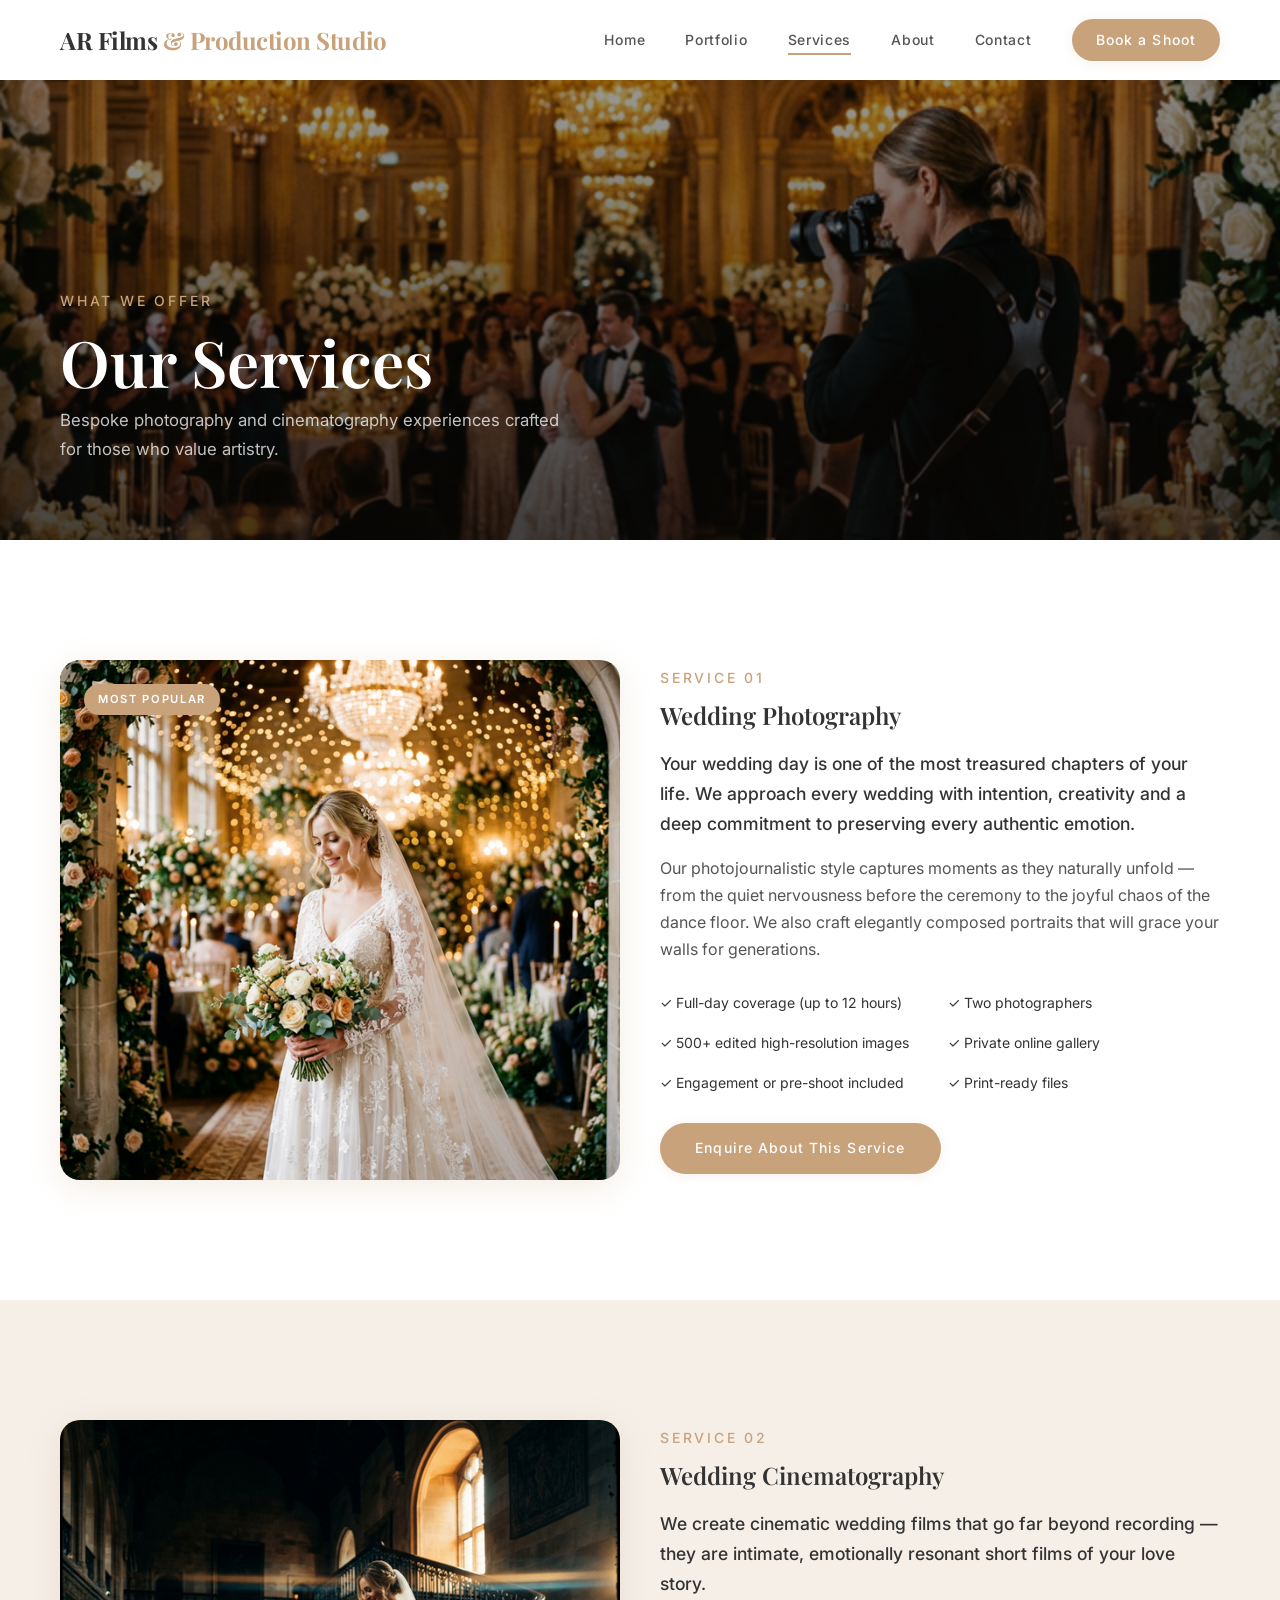
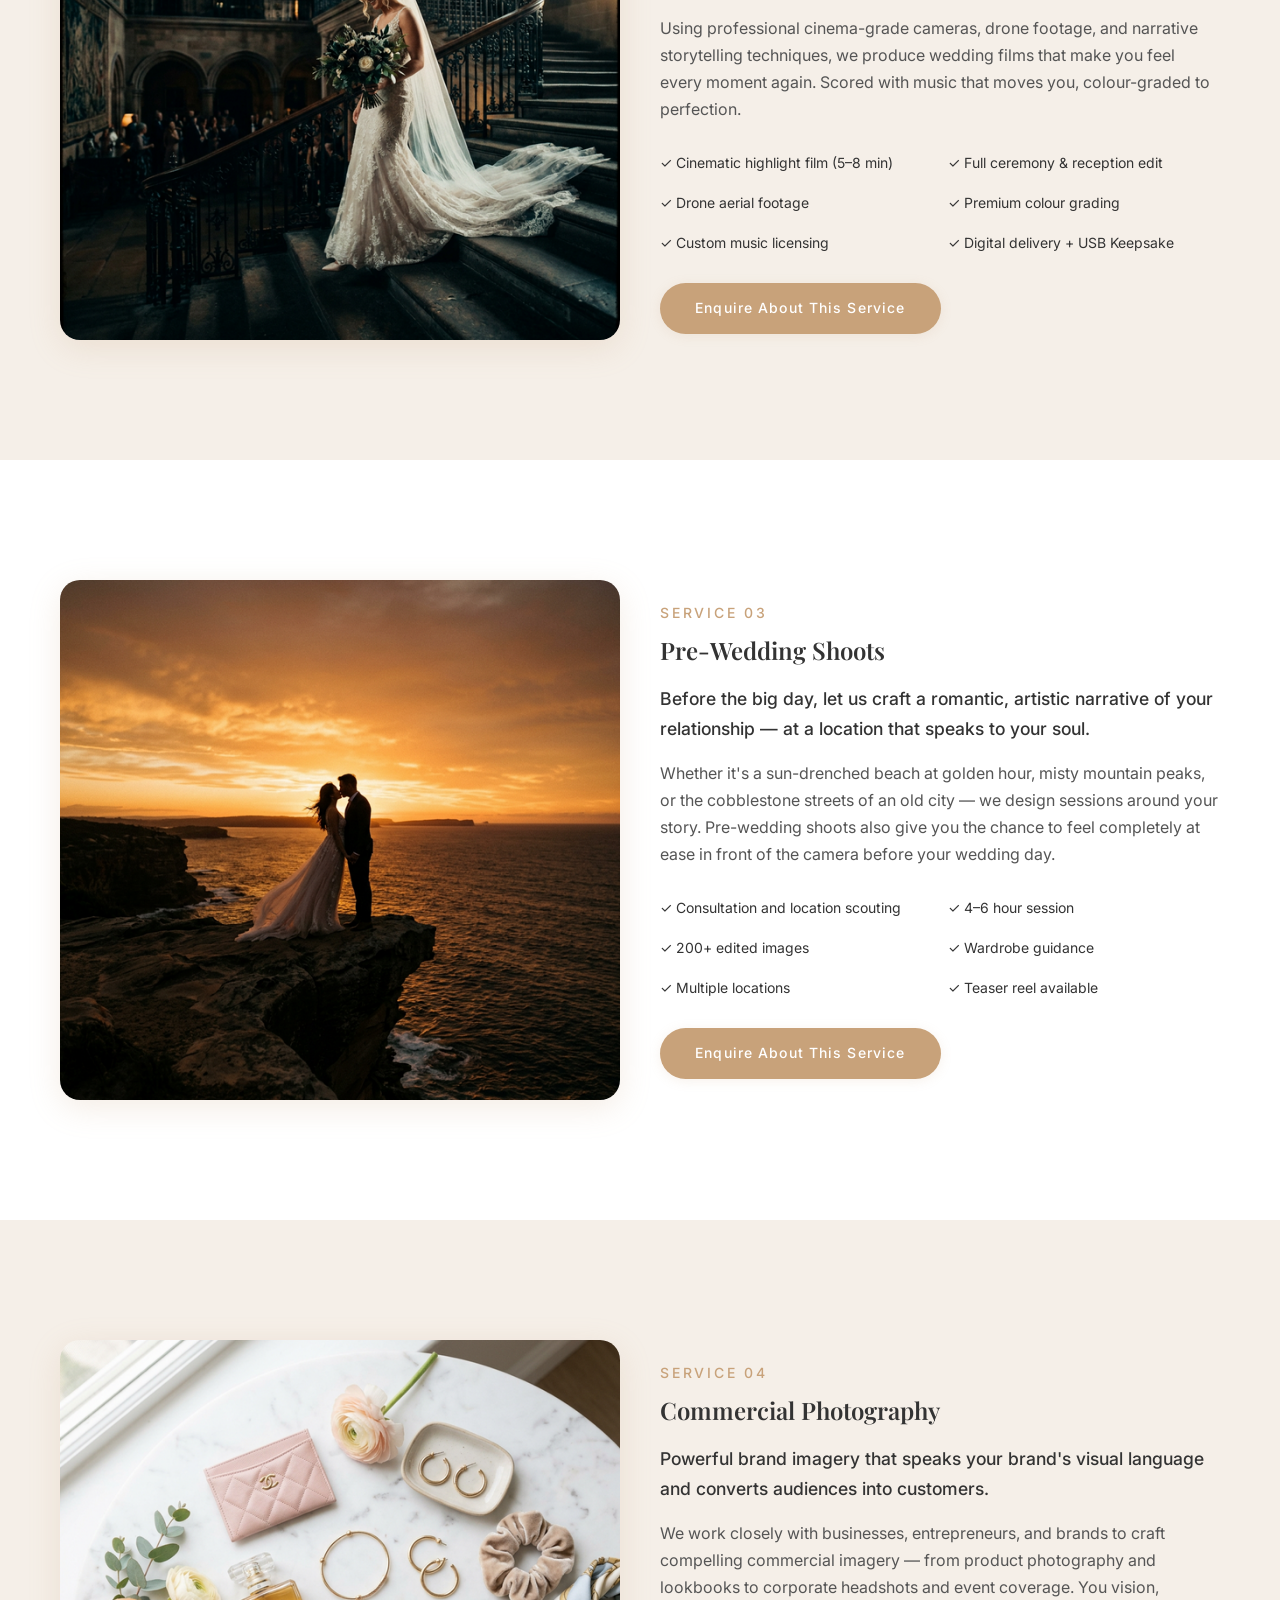
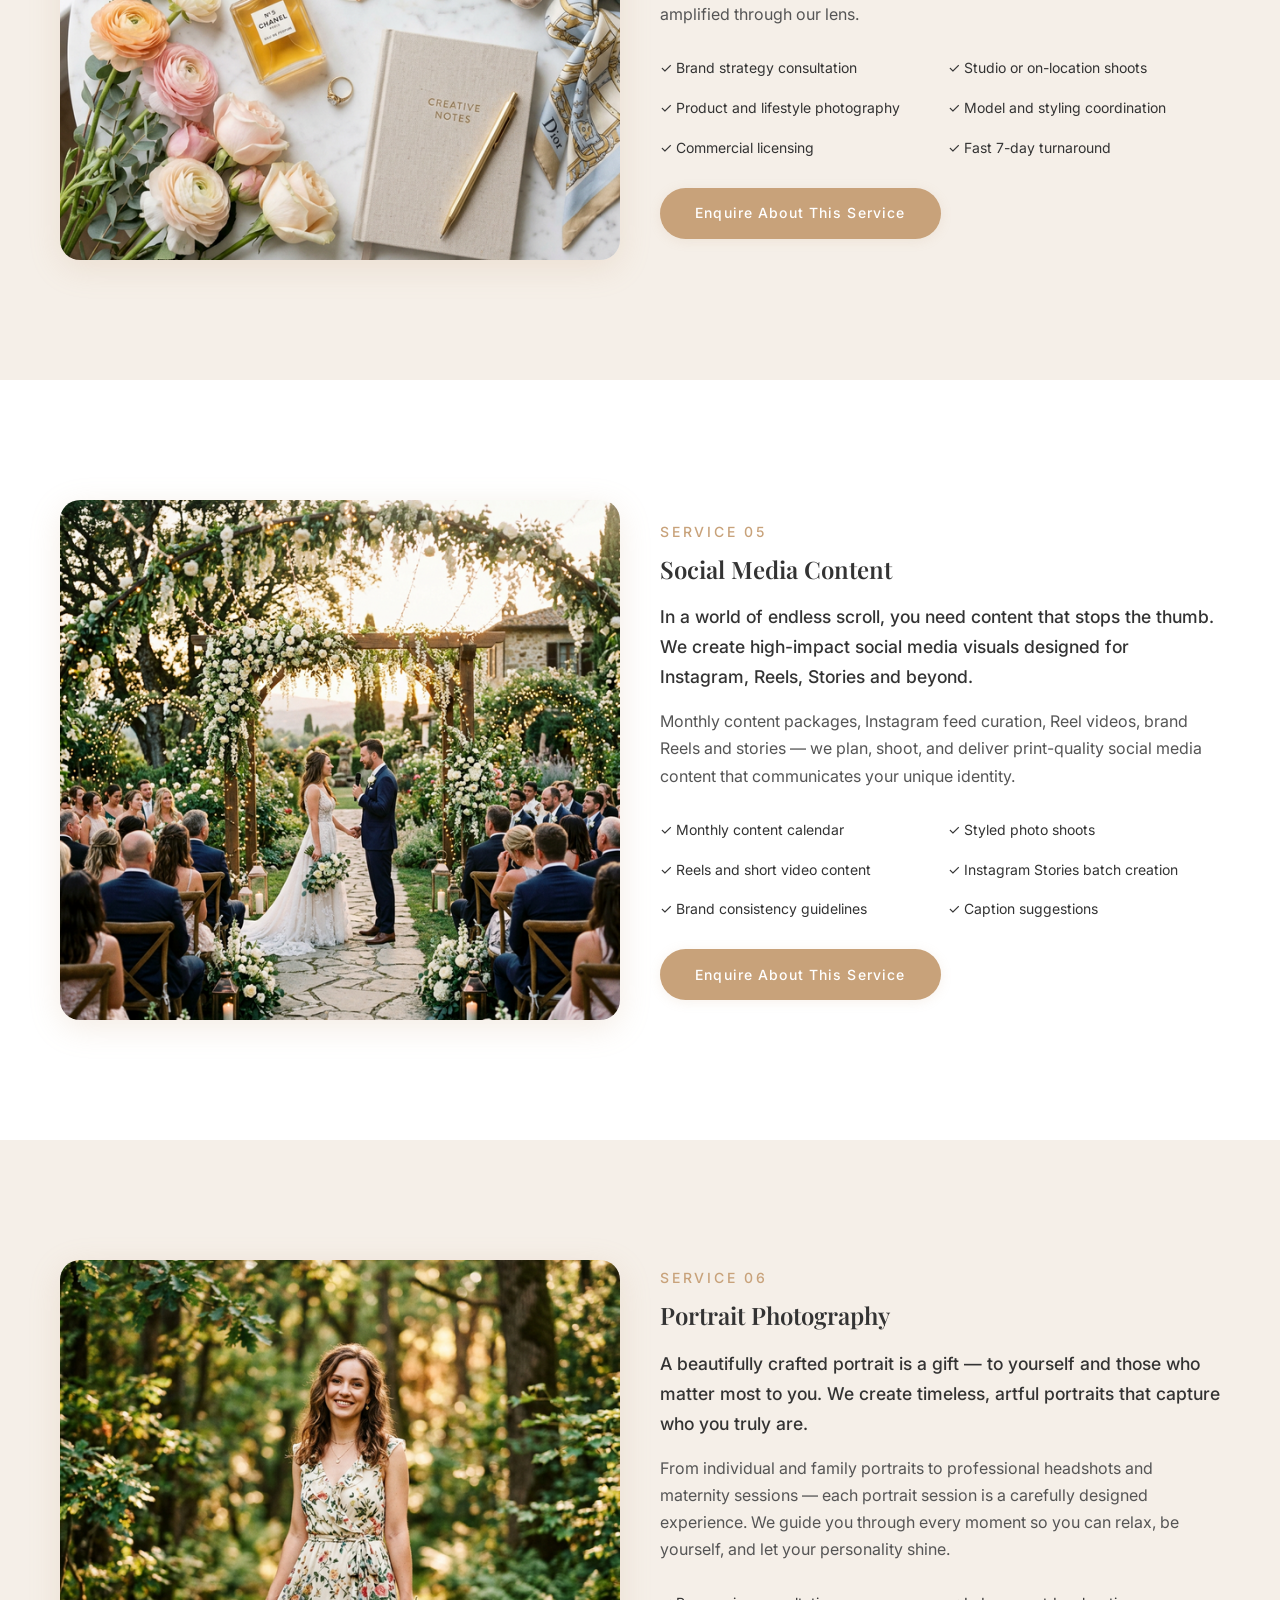
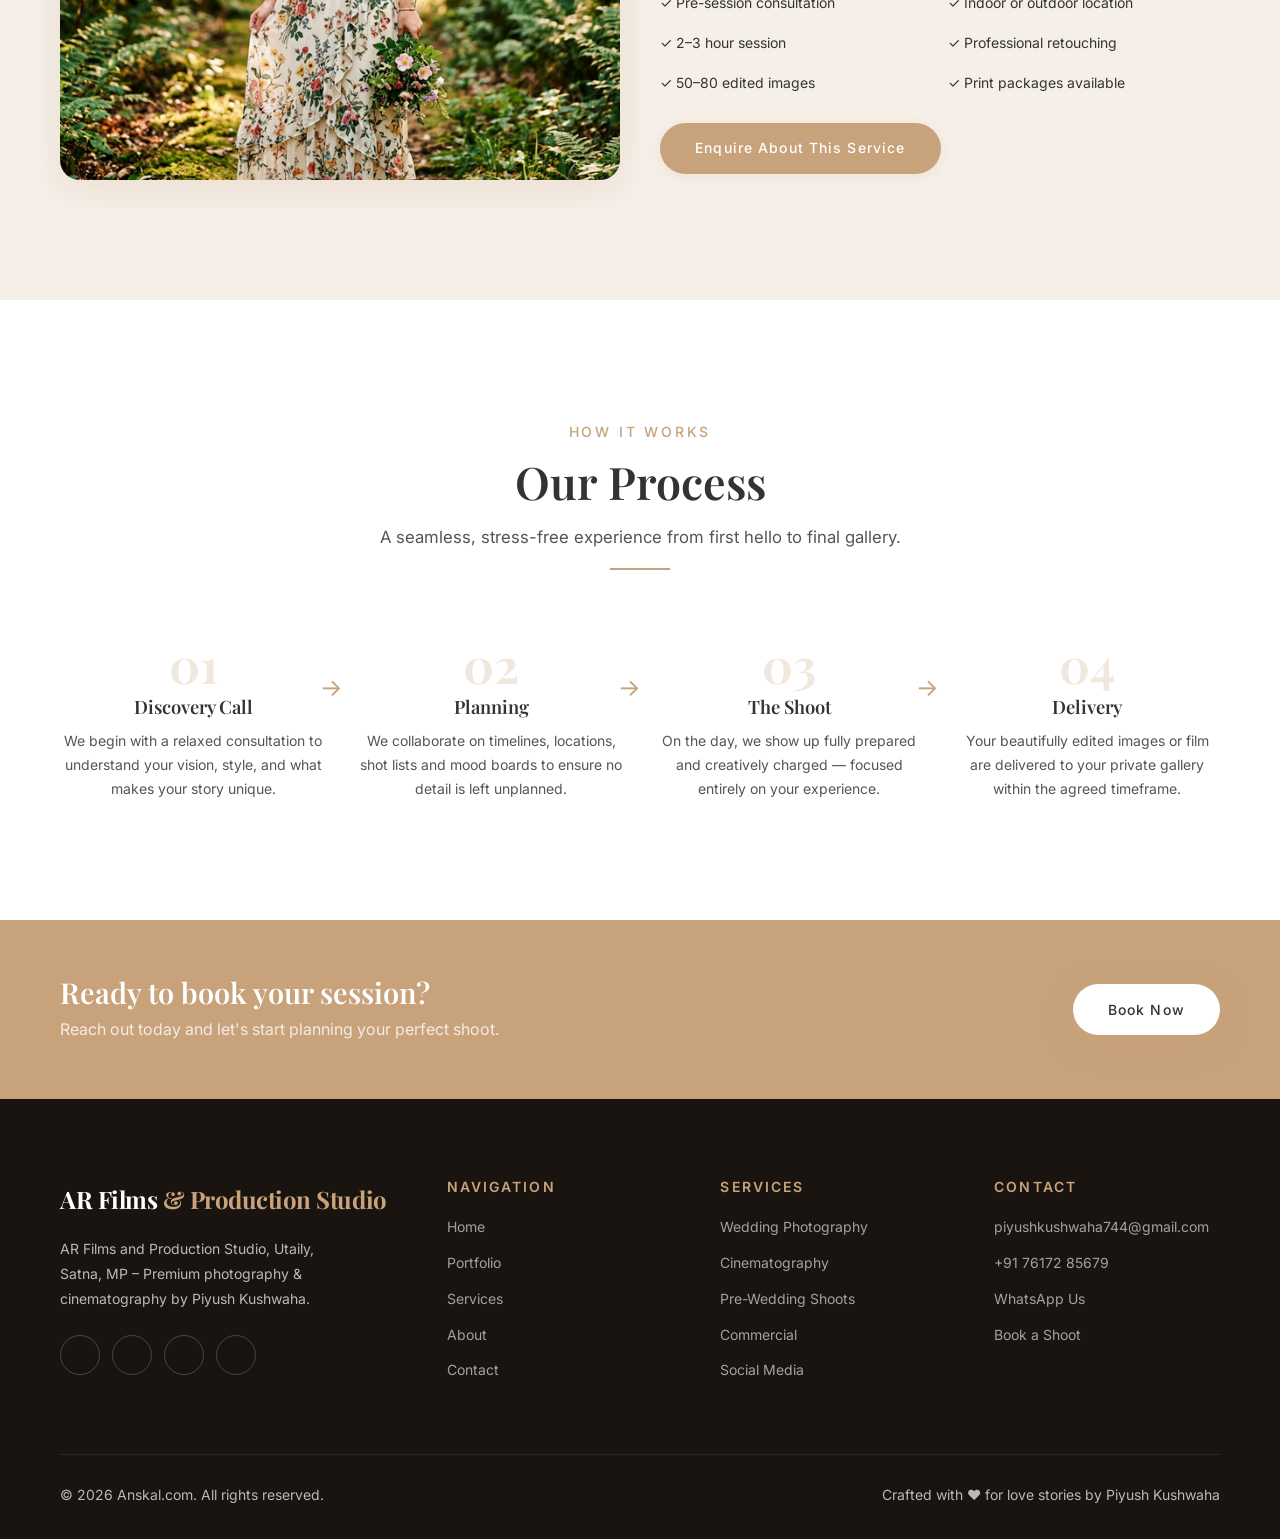
<file: services.html>
<!doctype html>
<html lang="en">
  <head>
    <meta charset="UTF-8" />
    <meta name="viewport" content="width=device-width, initial-scale=1.0" />

    <!-- Primary SEO -->
    <title>Photography &amp; Cinematography Services – AR Films &amp; Production Studio | Satna, MP</title>
    <meta name="description" content="Explore AR Films and Production Studio's services: wedding photography, wedding cinematography, pre-wedding shoots, commercial photography, portrait photography, and social media content in Satna, MP."/>
    <meta name="keywords" content="wedding photography services Satna, wedding cinematography MP, pre-wedding shoot services, commercial photographer Satna, portrait photography services, social media content creation MP"/>
    <meta name="robots" content="index, follow"/>
    <meta name="author" content="Piyush Kushwaha – AR Films and Production Studio"/>
    <link rel="canonical" href="https://arfilmsandproduction.com/services.html"/>

    <!-- Open Graph / Social -->
    <meta property="og:type" content="website"/>
    <meta property="og:site_name" content="AR Films &amp; Production Studio"/>
    <meta property="og:locale" content="en_IN"/>
    <meta property="og:url" content="https://arfilmsandproduction.com/services.html"/>
    <meta property="og:title" content="Photography &amp; Cinematography Services – AR Films &amp; Production Studio"/>
    <meta property="og:description" content="Bespoke photography and cinematography experiences for weddings, pre-weddings, portraits, commercial brands and social media — crafted in Satna, MP."/>
    <meta property="og:image" content="https://arfilmsandproduction.com/assets/images/services_hero.png"/>
    <meta property="og:image:width" content="1200"/>
    <meta property="og:image:height" content="630"/>
    <meta property="og:image:alt" content="AR Films and Production Studio Services"/>

    <!-- Twitter / X Card -->
    <meta name="twitter:card" content="summary_large_image"/>
    <meta name="twitter:title" content="Photography &amp; Cinematography Services – AR Films &amp; Production Studio"/>
    <meta name="twitter:description" content="Wedding, pre-wedding, portrait, commercial, and social media photography services by Piyush Kushwaha in Satna, MP."/>
    <meta name="twitter:image" content="https://arfilmsandproduction.com/assets/images/services_hero.png"/>

    <!-- Fonts -->
    <link rel="preconnect" href="https://fonts.googleapis.com"/>
    <link rel="preconnect" href="https://fonts.gstatic.com" crossorigin/>
    <link rel="dns-prefetch" href="https://fonts.googleapis.com"/>

    <!-- Stylesheets -->
    <link rel="stylesheet" href="assets/css/style.css" />
    <link rel="stylesheet" href="assets/css/pages.css" />
    <link rel="stylesheet" href="https://maxst.icons8.com/vue-static/landings/line-awesome/line-awesome/1.3.0/css/line-awesome.min.css"/>

    <!-- Structured Data: Services -->
    <script type="application/ld+json">
    {
      "@context": "https://schema.org",
      "@graph": [
        {
          "@type": "Service",
          "name": "Wedding Photography",
          "provider": {"@id": "https://arfilmsandproduction.com/#business"},
          "areaServed": "Madhya Pradesh, India",
          "description": "Full-day cinematic wedding photography capturing authentic emotions and candid moments with elegance.",
          "url": "https://arfilmsandproduction.com/services.html#wedding-photo"
        },
        {
          "@type": "Service",
          "name": "Wedding Cinematography",
          "provider": {"@id": "https://arfilmsandproduction.com/#business"},
          "areaServed": "Madhya Pradesh, India",
          "description": "Cinematic wedding films crafted like short movies — with emotion, music and storytelling at the core.",
          "url": "https://arfilmsandproduction.com/services.html#wedding-cinema"
        },
        {
          "@type": "Service",
          "name": "Pre-Wedding Shoots",
          "provider": {"@id": "https://arfilmsandproduction.com/#business"},
          "areaServed": "Madhya Pradesh, India",
          "description": "Romantic destination or local pre-wedding sessions capturing your unique chemistry and love story.",
          "url": "https://arfilmsandproduction.com/services.html#prewedding"
        },
        {
          "@type": "Service",
          "name": "Commercial Photography",
          "provider": {"@id": "https://arfilmsandproduction.com/#business"},
          "areaServed": "Madhya Pradesh, India",
          "description": "Product, brand and lifestyle photography that tells your brand's visual story in the most compelling way.",
          "url": "https://arfilmsandproduction.com/services.html#commercial"
        },
        {
          "@type": "Service",
          "name": "Social Media Content Creation",
          "provider": {"@id": "https://arfilmsandproduction.com/#business"},
          "areaServed": "Madhya Pradesh, India",
          "description": "High-quality, scroll-stopping content creation for Instagram, Reels, Stories and beyond.",
          "url": "https://arfilmsandproduction.com/services.html#social"
        },
        {
          "@type": "Service",
          "name": "Portrait Photography",
          "provider": {"@id": "https://arfilmsandproduction.com/#business"},
          "areaServed": "Madhya Pradesh, India",
          "description": "Professional portrait sessions with artful lighting and editing — individuals, families and headshots.",
          "url": "https://arfilmsandproduction.com/services.html#portrait"
        }
      ]
    }
    </script>
  </head>
  <body>
    <div class="cursor-glow"></div>
    <div class="page-transition"></div>
    <div class="mobile-overlay"></div>

    <nav class="mobile-menu">
      <button
        class="mobile-close"
        style="
          position: absolute;
          top: 24px;
          right: 24px;
          color: #fff;
          font-size: 1.8rem;
          background: none;
          border: none;
          cursor: pointer;
        "
      >
        <i class="las la-times"></i>
      </button>
      <a href="index.html" class="nav-link">Home</a>
      <a href="portfolio.html" class="nav-link">Portfolio</a>
      <a href="services.html" class="nav-link">Services</a>
      <a href="about.html" class="nav-link">About</a>
      <a href="contact.html" class="nav-link">Contact</a>
      <a
        href="contact.html"
        class="btn btn-primary mt-3"
        style="align-self: flex-start"
        >Book a Shoot</a
      >
    </nav>

    <header class="navbar dark-nav">
      <div class="nav-inner">
        <a href="index.html" class="nav-logo"
          >AR Films<span> &amp; Production Studio</span></a
        >
        <nav class="nav-links">
          <a href="index.html" class="nav-link">Home</a>
          <a href="portfolio.html" class="nav-link">Portfolio</a>
          <a href="services.html" class="nav-link active">Services</a>
          <a href="about.html" class="nav-link">About</a>
          <a href="contact.html" class="nav-link">Contact</a>
          <a href="contact.html" class="btn btn-primary nav-cta"
            >Book a Shoot</a
          >
        </nav>
        <button class="menu-toggle">
          <span></span><span></span><span></span>
        </button>
      </div>
    </header>

    <!-- PAGE HERO -->
    <section
      class="page-hero"
      style="background-image: url(&quot;assets/images/services_hero.png&quot;)"
    >
      <div class="page-hero-overlay"></div>
      <div class="page-hero-content">
        <span class="section-label">What We Offer</span>
        <h1>Our Services</h1>
        <p>
          Bespoke photography and cinematography experiences crafted for those
          who value artistry.
        </p>
      </div>
    </section>

    <!-- ═══ SERVICE 1: WEDDING PHOTOGRAPHY ═══ -->
    <section class="service-detail" id="wedding-photo">
      <div class="container">
        <div class="grid-2">
          <div class="service-detail-img reveal-left">
            <div class="img-card" style="height: 520px">
              <img
                src="assets/images/portfolio_wedding1.png"
                alt="Wedding photography"
                loading="lazy"
              />
            </div>
            <div class="service-tag">Most Popular</div>
          </div>
          <div class="service-detail-text reveal-right">
            <span class="section-label">Service 01</span>
            <h2>Wedding Photography</h2>
            <p class="lead">
              Your wedding day is one of the most treasured chapters of your
              life. We approach every wedding with intention, creativity and a
              deep commitment to preserving every authentic emotion.
            </p>
            <p>
              Our photojournalistic style captures moments as they naturally
              unfold — from the quiet nervousness before the ceremony to the
              joyful chaos of the dance floor. We also craft elegantly composed
              portraits that will grace your walls for generations.
            </p>
            <ul class="service-includes">
              <li>✓ Full-day coverage (up to 12 hours)</li>
              <li>✓ Two photographers</li>
              <li>✓ 500+ edited high-resolution images</li>
              <li>✓ Private online gallery</li>
              <li>✓ Engagement or pre-shoot included</li>
              <li>✓ Print-ready files</li>
            </ul>
            <a href="contact.html" class="btn btn-primary"
              >Enquire About This Service</a
            >
          </div>
        </div>
      </div>
    </section>

    <!-- ═══ SERVICE 2: CINEMATOGRAPHY ═══ -->
    <section class="service-detail section-alt" id="wedding-cinema">
      <div class="container">
        <div class="grid-2 reverse">
          <div class="service-detail-text reveal-left">
            <span class="section-label">Service 02</span>
            <h2>Wedding Cinematography</h2>
            <p class="lead">
              We create cinematic wedding films that go far beyond recording —
              they are intimate, emotionally resonant short films of your love
              story.
            </p>
            <p>
              Using professional cinema-grade cameras, drone footage, and
              narrative storytelling techniques, we produce wedding films that
              make you feel every moment again. Scored with music that moves
              you, colour-graded to perfection.
            </p>
            <ul class="service-includes">
              <li>✓ Cinematic highlight film (5–8 min)</li>
              <li>✓ Full ceremony &amp; reception edit</li>
              <li>✓ Drone aerial footage</li>
              <li>✓ Premium colour grading</li>
              <li>✓ Custom music licensing</li>
              <li>✓ Digital delivery + USB Keepsake</li>
            </ul>
            <a href="contact.html" class="btn btn-primary"
              >Enquire About This Service</a
            >
          </div>
          <div class="service-detail-img reveal-right">
            <div class="img-card" style="height: 520px">
              <img
                src="assets/images/portfolio_cinematic1.png"
                alt="Wedding cinematography"
                loading="lazy"
              />
            </div>
          </div>
        </div>
      </div>
    </section>

    <!-- ═══ SERVICE 3: PRE-WEDDING ═══ -->
    <section class="service-detail" id="prewedding">
      <div class="container">
        <div class="grid-2">
          <div class="service-detail-img reveal-left">
            <div class="img-card" style="height: 520px">
              <img
                src="assets/images/portfolio_prewedding1.png"
                alt="Pre-wedding shoot"
                loading="lazy"
              />
            </div>
          </div>
          <div class="service-detail-text reveal-right">
            <span class="section-label">Service 03</span>
            <h2>Pre-Wedding Shoots</h2>
            <p class="lead">
              Before the big day, let us craft a romantic, artistic narrative of
              your relationship — at a location that speaks to your soul.
            </p>
            <p>
              Whether it's a sun-drenched beach at golden hour, misty mountain
              peaks, or the cobblestone streets of an old city — we design
              sessions around your story. Pre-wedding shoots also give you the
              chance to feel completely at ease in front of the camera before
              your wedding day.
            </p>
            <ul class="service-includes">
              <li>✓ Consultation and location scouting</li>
              <li>✓ 4–6 hour session</li>
              <li>✓ 200+ edited images</li>
              <li>✓ Wardrobe guidance</li>
              <li>✓ Multiple locations</li>
              <li>✓ Teaser reel available</li>
            </ul>
            <a href="contact.html" class="btn btn-primary"
              >Enquire About This Service</a
            >
          </div>
        </div>
      </div>
    </section>

    <!-- ═══ SERVICE 4: COMMERCIAL ═══ -->
    <section class="service-detail section-alt" id="commercial">
      <div class="container">
        <div class="grid-2 reverse">
          <div class="service-detail-text reveal-left">
            <span class="section-label">Service 04</span>
            <h2>Commercial Photography</h2>
            <p class="lead">
              Powerful brand imagery that speaks your brand's visual language
              and converts audiences into customers.
            </p>
            <p>
              We work closely with businesses, entrepreneurs, and brands to
              craft compelling commercial imagery — from product photography and
              lookbooks to corporate headshots and event coverage. You vision,
              amplified through our lens.
            </p>
            <ul class="service-includes">
              <li>✓ Brand strategy consultation</li>
              <li>✓ Studio or on-location shoots</li>
              <li>✓ Product and lifestyle photography</li>
              <li>✓ Model and styling coordination</li>
              <li>✓ Commercial licensing</li>
              <li>✓ Fast 7-day turnaround</li>
            </ul>
            <a href="contact.html" class="btn btn-primary"
              >Enquire About This Service</a
            >
          </div>
          <div class="service-detail-img reveal-right">
            <div class="img-card" style="height: 520px">
              <img
                src="assets/images/portfolio_social1.png"
                alt="Commercial photography"
                loading="lazy"
              />
            </div>
          </div>
        </div>
      </div>
    </section>

    <!-- ═══ SERVICE 5: SOCIAL MEDIA ═══ -->
    <section class="service-detail" id="social">
      <div class="container">
        <div class="grid-2">
          <div class="service-detail-img reveal-left">
            <div class="img-card" style="height: 520px">
              <img
                src="assets/images/portfolio_wedding2.png"
                alt="Social media content"
                loading="lazy"
              />
            </div>
          </div>
          <div class="service-detail-text reveal-right">
            <span class="section-label">Service 05</span>
            <h2>Social Media Content</h2>
            <p class="lead">
              In a world of endless scroll, you need content that stops the
              thumb. We create high-impact social media visuals designed for
              Instagram, Reels, Stories and beyond.
            </p>
            <p>
              Monthly content packages, Instagram feed curation, Reel videos,
              brand Reels and stories — we plan, shoot, and deliver
              print-quality social media content that communicates your unique
              identity.
            </p>
            <ul class="service-includes">
              <li>✓ Monthly content calendar</li>
              <li>✓ Styled photo shoots</li>
              <li>✓ Reels and short video content</li>
              <li>✓ Instagram Stories batch creation</li>
              <li>✓ Brand consistency guidelines</li>
              <li>✓ Caption suggestions</li>
            </ul>
            <a href="contact.html" class="btn btn-primary"
              >Enquire About This Service</a
            >
          </div>
        </div>
      </div>
    </section>

    <!-- ═══ SERVICE 6: PORTRAIT ═══ -->
    <section class="service-detail section-alt" id="portrait">
      <div class="container">
        <div class="grid-2 reverse">
          <div class="service-detail-text reveal-left">
            <span class="section-label">Service 06</span>
            <h2>Portrait Photography</h2>
            <p class="lead">
              A beautifully crafted portrait is a gift — to yourself and those
              who matter most to you. We create timeless, artful portraits that
              capture who you truly are.
            </p>
            <p>
              From individual and family portraits to professional headshots and
              maternity sessions — each portrait session is a carefully designed
              experience. We guide you through every moment so you can relax, be
              yourself, and let your personality shine.
            </p>
            <ul class="service-includes">
              <li>✓ Pre-session consultation</li>
              <li>✓ Indoor or outdoor location</li>
              <li>✓ 2–3 hour session</li>
              <li>✓ Professional retouching</li>
              <li>✓ 50–80 edited images</li>
              <li>✓ Print packages available</li>
            </ul>
            <a href="contact.html" class="btn btn-primary"
              >Enquire About This Service</a
            >
          </div>
          <div class="service-detail-img reveal-right">
            <div class="img-card" style="height: 520px">
              <img
                src="assets/images/portfolio_portrait1.png"
                alt="Portrait photography"
                loading="lazy"
              />
            </div>
          </div>
        </div>
      </div>
    </section>

    <!-- PROCESS SECTION -->
    <section class="section process-section">
      <div class="container">
        <div class="section-heading reveal">
          <span class="section-label">How It Works</span>
          <h2>Our Process</h2>
          <p>
            A seamless, stress-free experience from first hello to final
            gallery.
          </p>
          <span class="heading-line"></span>
        </div>
        <div class="process-grid">
          <div class="process-step reveal">
            <div class="step-number">01</div>
            <h3>Discovery Call</h3>
            <p>
              We begin with a relaxed consultation to understand your vision,
              style, and what makes your story unique.
            </p>
          </div>
          <div class="process-step reveal">
            <div class="step-number">02</div>
            <h3>Planning</h3>
            <p>
              We collaborate on timelines, locations, shot lists and mood boards
              to ensure no detail is left unplanned.
            </p>
          </div>
          <div class="process-step reveal">
            <div class="step-number">03</div>
            <h3>The Shoot</h3>
            <p>
              On the day, we show up fully prepared and creatively charged —
              focused entirely on your experience.
            </p>
          </div>
          <div class="process-step reveal">
            <div class="step-number">04</div>
            <h3>Delivery</h3>
            <p>
              Your beautifully edited images or film are delivered to your
              private gallery within the agreed timeframe.
            </p>
          </div>
        </div>
      </div>
    </section>

    <!-- CTA STRIP -->
    <section class="cta-strip">
      <div class="container">
        <div class="cta-strip-inner reveal">
          <div>
            <h3>Ready to book your session?</h3>
            <p>Reach out today and let's start planning your perfect shoot.</p>
          </div>
          <a href="contact.html" class="btn btn-white">Book Now</a>
        </div>
      </div>
    </section>

    <!-- FOOTER -->
    <footer class="footer">
      <div class="container">
        <div class="footer-grid">
          <div class="footer-brand">
            <a href="index.html" class="nav-logo"
              >AR Films<span> &amp; Production Studio</span></a
            >
            <p>
              AR Films and Production Studio, Utaily, Satna, MP – Premium
              photography &amp; cinematography by Piyush Kushwaha.
            </p>
            <div class="footer-social">
              <a
                href="https://www.instagram.com/arfilmsandproduction478/"
                target="_blank"
                rel="noopener"
                class="social-icon"
                ><i class="lab la-instagram"></i
              ></a>
              <a
                href="https://wa.me/917617285679"
                target="_blank"
                rel="noopener"
                class="social-icon"
                ><i class="lab la-whatsapp"></i
              ></a>
              <a
                href="https://www.youtube.com/@arfilmsandproduction"
                target="_blank"
                rel="noopener"
                class="social-icon"
                ><i class="lab la-youtube"></i
              ></a>
              <a href="mailto:piyushkushwaha744@gmail.com" class="social-icon"
                ><i class="las la-envelope"></i
              ></a>
            </div>
          </div>
          <div class="footer-col">
            <h4>Navigation</h4>
            <a href="index.html">Home</a>
            <a href="portfolio.html">Portfolio</a>
            <a href="services.html">Services</a>
            <a href="about.html">About</a>
            <a href="contact.html">Contact</a>
          </div>
          <div class="footer-col">
            <h4>Services</h4>
            <a href="#wedding-photo">Wedding Photography</a>
            <a href="#wedding-cinema">Cinematography</a>
            <a href="#prewedding">Pre-Wedding Shoots</a>
            <a href="#commercial">Commercial</a>
            <a href="#social">Social Media</a>
          </div>
          <div class="footer-col">
            <h4>Contact</h4>
            <a href="mailto:piyushkushwaha744@gmail.com"
              >piyushkushwaha744@gmail.com</a
            >
            <a href="tel:917617285679">+91 76172 85679</a>
            <a href="https://wa.me/917617285679" target="_blank" rel="noopener"
              >WhatsApp Us</a
            >
            <a href="contact.html">Book a Shoot</a>
          </div>
        </div>
        <div class="footer-bottom">
          <span>© 2026 Anskal.com. All rights reserved.</span>
          <span>Crafted with ♥ for love stories by Piyush Kushwaha</span>
        </div>
      </div>
    </footer>

    <script src="assets/js/main.js"></script>
  </body>
</html>
</file>
<file: assets/css/style.css>
/* ===================================================
   AR Films & Production Studio – Global Stylesheet
   =================================================== */

/* Google Fonts */
@import url('https://fonts.googleapis.com/css2?family=Playfair+Display:ital,wght@0,400;0,500;0,600;0,700;1,400;1,600&family=Inter:wght@300;400;500;600&display=swap');

/* ───────────────────────────────────────────────────
   1. CSS Custom Properties (Design Tokens)
──────────────────────────────────────────────────── */
:root {
  --primary:     #C8A27A;
  --primary-dark:#A6825A;
  --bg:          #FFFFFF;
  --beige:       #F5EFE8;
  --charcoal:    #333333;
  --charcoal-lt: #555555;
  --border:      #E8DDD3;
  --white:       #FFFFFF;
  --black:       #111111;

  --ff-serif:   'Playfair Display', Georgia, serif;
  --ff-sans:    'Inter', system-ui, sans-serif;

  --fs-hero:    clamp(2.8rem, 7vw, 6rem);
  --fs-h1:      clamp(2.2rem, 5vw, 4rem);
  --fs-h2:      clamp(1.6rem, 3.5vw, 2.8rem);
  --fs-h3:      clamp(1.2rem, 2.5vw, 1.8rem);
  --fs-body:    1rem;
  --fs-sm:      0.875rem;

  --shadow-sm:  0 2px 12px rgba(200,162,122,.15);
  --shadow-md:  0 8px 32px rgba(200,162,122,.2);
  --shadow-lg:  0 20px 60px rgba(0,0,0,.12);

  --radius:     12px;
  --radius-lg:  20px;

  --transition: 0.4s cubic-bezier(0.25,0.46,0.45,0.94);
  --transition-fast: 0.2s ease;

  --nav-h:      80px;
  --max-w:      1320px;
  --section-p:  clamp(60px, 10vw, 120px);
}

/* ───────────────────────────────────────────────────
   2. Reset & Base
──────────────────────────────────────────────────── */
*, *::before, *::after { box-sizing: border-box; margin: 0; padding: 0; }

html {
  scroll-behavior: smooth;
  font-size: 16px;
  -webkit-text-size-adjust: 100%;
}

body {
  font-family: var(--ff-sans);
  background: var(--bg);
  color: var(--charcoal);
  line-height: 1.7;
  overflow-x: hidden;
}

img {
  max-width: 100%;
  height: auto;
  display: block;
}

a {
  color: inherit;
  text-decoration: none;
}

ul, ol { list-style: none; }

button {
  cursor: pointer;
  border: none;
  background: none;
  font-family: inherit;
}

/* ───────────────────────────────────────────────────
   3. Typography Utilities
──────────────────────────────────────────────────── */
h1, h2, h3, h4 {
  font-family: var(--ff-serif);
  line-height: 1.15;
  font-weight: 600;
  color: var(--charcoal);
}

.serif { font-family: var(--ff-serif); }
.italic { font-style: italic; }

.section-label {
  font-size: var(--fs-sm);
  font-weight: 500;
  letter-spacing: 0.2em;
  text-transform: uppercase;
  color: var(--primary);
  display: block;
  margin-bottom: 0.75rem;
}

/* ───────────────────────────────────────────────────
   4. Layout Utilities
──────────────────────────────────────────────────── */
.container {
  max-width: var(--max-w);
  margin-inline: auto;
  padding-inline: clamp(20px, 5vw, 60px);
}

.section {
  padding-block: var(--section-p);
}

.section-alt {
  background: var(--beige);
}

.grid-2 { display: grid; grid-template-columns: 1fr 1fr; gap: 40px; align-items: center; }
.grid-3 { display: grid; grid-template-columns: repeat(3, 1fr); gap: 32px; }
.grid-4 { display: grid; grid-template-columns: repeat(4, 1fr); gap: 24px; }

/* ───────────────────────────────────────────────────
   5. Buttons
──────────────────────────────────────────────────── */
.btn {
  display: inline-flex;
  align-items: center;
  gap: 0.5rem;
  padding: 0.85rem 2.2rem;
  border-radius: 50px;
  font-family: var(--ff-sans);
  font-size: var(--fs-sm);
  font-weight: 500;
  letter-spacing: 0.08em;
  transition: var(--transition);
  position: relative;
  overflow: hidden;
}

.btn-primary {
  background: var(--primary);
  color: var(--white);
  box-shadow: var(--shadow-sm);
}

.btn-primary:hover {
  background: var(--primary-dark);
  box-shadow: var(--shadow-md);
  transform: translateY(-2px);
}

.btn-outline {
  background: transparent;
  color: var(--primary);
  border: 1.5px solid var(--primary);
}

.btn-outline:hover {
  background: var(--primary);
  color: var(--white);
  transform: translateY(-2px);
}

.btn-white {
  background: var(--white);
  color: var(--charcoal);
  box-shadow: var(--shadow-md);
}

.btn-white:hover {
  background: var(--primary);
  color: var(--white);
  transform: translateY(-2px);
}

.btn-ghost {
  background: transparent;
  color: var(--white);
  border: 1.5px solid rgba(255,255,255,0.6);
}

.btn-ghost:hover {
  background: rgba(255,255,255,0.15);
  border-color: var(--white);
}

/* ───────────────────────────────────────────────────
   6. Navigation
──────────────────────────────────────────────────── */
.navbar {
  position: fixed;
  top: 0;
  left: 0;
  right: 0;
  z-index: 1000;
  height: var(--nav-h);
  display: flex;
  align-items: center;
  transition: background var(--transition), box-shadow var(--transition);
}

.navbar.scrolled {
  background: rgba(255,255,255,0.95);
  backdrop-filter: blur(20px);
  box-shadow: 0 1px 20px rgba(0,0,0,.06);
}

.navbar.scrolled .nav-logo,
.navbar.scrolled .nav-link {
  color: var(--charcoal);
}

.navbar.scrolled .menu-toggle span {
  background: var(--charcoal);
}

.nav-inner {
  display: flex;
  align-items: center;
  justify-content: space-between;
  width: 100%;
  max-width: var(--max-w);
  margin-inline: auto;
  padding-inline: clamp(20px, 5vw, 60px);
}

.nav-logo {
  font-family: var(--ff-serif);
  font-size: 1.5rem;
  font-weight: 700;
  color: var(--white);
  letter-spacing: -0.02em;
  transition: color var(--transition);
}

.nav-logo span {
  color: var(--primary);
}

.nav-links {
  display: flex;
  align-items: center;
  gap: 2.5rem;
}

.nav-link {
  font-size: var(--fs-sm);
  font-weight: 500;
  color: rgba(255,255,255,0.9);
  letter-spacing: 0.05em;
  position: relative;
  transition: color var(--transition-fast);
}

.nav-link::after {
  content: '';
  position: absolute;
  bottom: -3px;
  left: 0;
  width: 0;
  height: 1.5px;
  background: var(--primary);
  transition: width var(--transition);
}

.nav-link:hover::after,
.nav-link.active::after { width: 100%; }

.nav-link:hover { color: var(--primary); }
.nav-link.active { color: var(--primary); }

.nav-cta {
  font-size: var(--fs-sm);
  padding: 0.6rem 1.5rem;
}

/* When navbar turns white on scroll, switch CTA to solid primary */
.navbar.scrolled .nav-cta {
  background: var(--primary);
  color: var(--white);
  border-color: var(--primary);
}

.navbar.scrolled .nav-cta:hover {
  background: var(--primary-dark);
  border-color: var(--primary-dark);
  transform: translateY(-2px);
  box-shadow: var(--shadow-md);
}

.menu-toggle {
  display: none;
  flex-direction: column;
  gap: 5px;
  cursor: pointer;
  padding: 4px;
}

.menu-toggle span {
  display: block;
  width: 25px;
  height: 2px;
  background: var(--white);
  transition: var(--transition);
  border-radius: 2px;
}

/* Dark nav variant for pages with white header */
.navbar.dark-nav .nav-logo { color: var(--charcoal); }
.navbar.dark-nav .nav-link { color: var(--charcoal-lt); }
.navbar.dark-nav .menu-toggle span { background: var(--charcoal); }
.navbar.dark-nav { background: var(--white); box-shadow: 0 1px 20px rgba(0,0,0,.06); }

/* ───────────────────────────────────────────────────
   7. Footer
──────────────────────────────────────────────────── */
.footer {
  background: #1a1410;
  color: rgba(255,255,255,0.7);
  padding-top: 80px;
  padding-bottom: 32px;
}

.footer-grid {
  display: grid;
  grid-template-columns: 1.5fr 1fr 1fr 1fr;
  gap: 48px;
  margin-bottom: 60px;
}

.footer-brand .nav-logo {
  color: var(--white);
  display: block;
  margin-bottom: 1rem;
}

.footer-brand p {
  font-size: var(--fs-sm);
  line-height: 1.8;
  max-width: 280px;
}

.footer-col h4 {
  font-family: var(--ff-sans);
  font-weight: 600;
  font-size: var(--fs-sm);
  letter-spacing: 0.15em;
  text-transform: uppercase;
  color: var(--primary);
  margin-bottom: 1.25rem;
}

.footer-col a {
  display: block;
  font-size: var(--fs-sm);
  color: rgba(255,255,255,0.6);
  margin-bottom: 0.75rem;
  transition: color var(--transition-fast);
}

.footer-col a:hover { color: var(--primary); }

.footer-social {
  display: flex;
  gap: 12px;
  margin-top: 1.5rem;
}

.social-icon {
  width: 40px;
  height: 40px;
  border-radius: 50%;
  border: 1px solid rgba(255,255,255,0.2);
  display: flex;
  align-items: center;
  justify-content: center;
  transition: var(--transition);
  font-size: 1rem;
}

.social-icon:hover {
  background: var(--primary);
  border-color: var(--primary);
  transform: translateY(-3px);
}

.footer-bottom {
  border-top: 1px solid rgba(255,255,255,0.08);
  padding-top: 28px;
  display: flex;
  align-items: center;
  justify-content: space-between;
  font-size: var(--fs-sm);
}

/* ───────────────────────────────────────────────────
   8. Section Headings
──────────────────────────────────────────────────── */
.section-heading {
  text-align: center;
  margin-bottom: clamp(40px, 6vw, 70px);
}

.section-heading h2 {
  font-size: var(--fs-h2);
  margin-bottom: 1rem;
}

.section-heading p {
  font-size: 1.05rem;
  color: var(--charcoal-lt);
  max-width: 580px;
  margin-inline: auto;
}

.heading-line {
  display: block;
  width: 60px;
  height: 2px;
  background: var(--primary);
  margin: 1rem auto 0;
}

/* ───────────────────────────────────────────────────
   9. Scroll Animations
──────────────────────────────────────────────────── */
.reveal {
  opacity: 0;
  transform: translateY(40px);
  transition: opacity 0.7s ease, transform 0.7s ease;
}

.reveal.visible {
  opacity: 1;
  transform: none;
}

.reveal-left {
  opacity: 0;
  transform: translateX(-40px);
  transition: opacity 0.7s ease, transform 0.7s ease;
}

.reveal-left.visible { opacity: 1; transform: none; }

.reveal-right {
  opacity: 0;
  transform: translateX(40px);
  transition: opacity 0.7s ease, transform 0.7s ease;
}

.reveal-right.visible { opacity: 1; transform: none; }

/* ───────────────────────────────────────────────────
   10. Page Transition Overlay
──────────────────────────────────────────────────── */
.page-transition {
  position: fixed;
  inset: 0;
  background: var(--primary);
  z-index: 9999;
  pointer-events: none;
  transform: scaleY(0);
  transform-origin: bottom;
}

.page-transition.enter {
  animation: ptEnter 0.5s cubic-bezier(0.77,0,0.175,1) forwards;
}

.page-transition.exit {
  animation: ptExit 0.5s cubic-bezier(0.77,0,0.175,1) 0.1s forwards;
}

@keyframes ptEnter {
  from { transform: scaleY(0); transform-origin: bottom; }
  to   { transform: scaleY(1); transform-origin: bottom; }
}

@keyframes ptExit {
  from { transform: scaleY(1); transform-origin: top; }
  to   { transform: scaleY(0); transform-origin: top; }
}

/* ───────────────────────────────────────────────────
   11. Image Cards
──────────────────────────────────────────────────── */
.img-card {
  border-radius: var(--radius-lg);
  overflow: hidden;
  position: relative;
  box-shadow: var(--shadow-md);
}

.img-card img {
  width: 100%;
  height: 100%;
  object-fit: cover;
  transition: transform 0.7s ease;
}

.img-card:hover img { transform: scale(1.06); }

.img-card-overlay {
  position: absolute;
  inset: 0;
  background: linear-gradient(to top, rgba(0,0,0,0.65) 0%, transparent 60%);
  opacity: 0;
  transition: opacity var(--transition);
  display: flex;
  align-items: flex-end;
  padding: 1.5rem;
}

.img-card:hover .img-card-overlay { opacity: 1; }

.img-card-overlay h3 {
  color: var(--white);
  font-size: 1.1rem;
}

.img-card-overlay span {
  display: block;
  font-size: var(--fs-sm);
  color: var(--primary);
  font-weight: 500;
  margin-top: 4px;
}

/* ───────────────────────────────────────────────────
   12. Cursor Glow (subtle premium touch)
──────────────────────────────────────────────────── */
.cursor-glow {
  pointer-events: none;
  position: fixed;
  width: 300px;
  height: 300px;
  background: radial-gradient(circle, rgba(200,162,122,0.08) 0%, transparent 70%);
  border-radius: 50%;
  z-index: 0;
  transform: translate(-50%, -50%);
  transition: left 0.15s ease, top 0.15s ease;
}

/* ───────────────────────────────────────────────────
   13. Lightbox
──────────────────────────────────────────────────── */
.lightbox {
  position: fixed;
  inset: 0;
  background: rgba(10,8,6,0.95);
  z-index: 5000;
  display: flex;
  align-items: center;
  justify-content: center;
  opacity: 0;
  pointer-events: none;
  transition: opacity var(--transition);
}

.lightbox.open {
  opacity: 1;
  pointer-events: all;
}

.lightbox img {
  max-width: 90vw;
  max-height: 90vh;
  object-fit: contain;
  border-radius: var(--radius);
  box-shadow: var(--shadow-lg);
}

.lightbox-close {
  position: absolute;
  top: 24px;
  right: 32px;
  color: var(--white);
  font-size: 2rem;
  line-height: 1;
  cursor: pointer;
  transition: color var(--transition-fast), transform var(--transition-fast);
  background: none;
}

.lightbox-close:hover { color: var(--primary); transform: rotate(90deg); }

.lightbox-nav {
  position: absolute;
  top: 50%;
  transform: translateY(-50%);
  color: var(--white);
  font-size: 2rem;
  cursor: pointer;
  padding: 12px;
  background: rgba(255,255,255,0.1);
  border-radius: 50%;
  transition: background var(--transition-fast);
  width: 52px;
  height: 52px;
  display: flex;
  align-items: center;
  justify-content: center;
}

.lightbox-nav:hover { background: var(--primary); }
.lightbox-prev { left: 20px; }
.lightbox-next { right: 20px; }

/* ───────────────────────────────────────────────────
   14. Form Styles
──────────────────────────────────────────────────── */
.form-group {
  margin-bottom: 1.5rem;
}

.form-group label {
  display: block;
  font-size: var(--fs-sm);
  font-weight: 500;
  margin-bottom: 0.5rem;
  color: var(--charcoal-lt);
  letter-spacing: 0.05em;
}

.form-group input,
.form-group select,
.form-group textarea {
  width: 100%;
  padding: 0.9rem 1.2rem;
  border: 1.5px solid var(--border);
  border-radius: var(--radius);
  font-family: var(--ff-sans);
  font-size: var(--fs-body);
  color: var(--charcoal);
  background: var(--white);
  transition: border-color var(--transition), box-shadow var(--transition);
  outline: none;
}

.form-group input:focus,
.form-group select:focus,
.form-group textarea:focus {
  border-color: var(--primary);
  box-shadow: 0 0 0 3px rgba(200,162,122,0.15);
}

.form-group textarea { resize: vertical; min-height: 140px; }

/* ───────────────────────────────────────────────────
   15. Mobile Nav
──────────────────────────────────────────────────── */
.mobile-menu {
  position: fixed;
  top: 0;
  right: -100%;
  width: min(360px, 100vw);
  height: 100dvh;
  background: #1a1410;
  z-index: 999;
  padding: 100px 40px 40px;
  display: flex;
  flex-direction: column;
  gap: 2rem;
  transition: right var(--transition);
}

.mobile-menu.open { right: 0; }

.mobile-overlay {
  position: fixed;
  inset: 0;
  background: rgba(0,0,0,0.5);
  z-index: 998;
  opacity: 0;
  pointer-events: none;
  transition: opacity var(--transition);
}

.mobile-overlay.open {
  opacity: 1;
  pointer-events: all;
}

.mobile-menu .nav-link {
  font-size: 1.5rem;
  font-family: var(--ff-serif);
  color: var(--white);
  display: block;
}

/* ───────────────────────────────────────────────────
   16. Responsive
──────────────────────────────────────────────────── */
@media (max-width: 1024px) {
  .grid-4 { grid-template-columns: repeat(2, 1fr); }
  .footer-grid { grid-template-columns: 1fr 1fr; }
}

@media (max-width: 768px) {
  .grid-2 { grid-template-columns: 1fr; }
  .grid-3 { grid-template-columns: 1fr; }
  .grid-4 { grid-template-columns: 1fr 1fr; }

  .nav-links { display: none; }
  .menu-toggle { display: flex; }

  .footer-grid { grid-template-columns: 1fr; gap: 32px; }
  .footer-bottom { flex-direction: column; gap: 12px; text-align: center; }
}

@media (max-width: 480px) {
  .grid-4 { grid-template-columns: 1fr; }
  :root { --nav-h: 64px; }
}

/* ───────────────────────────────────────────────────
   17. Utilities
──────────────────────────────────────────────────── */
.text-center  { text-align: center; }
.text-primary { color: var(--primary); }
.mt-1 { margin-top: 0.5rem; }
.mt-2 { margin-top: 1rem; }
.mt-3 { margin-top: 1.5rem; }
.mt-4 { margin-top: 2rem; }
.mb-1 { margin-bottom: 0.5rem; }
.mb-2 { margin-bottom: 1rem; }
.mb-3 { margin-bottom: 1.5rem; }
.mb-4 { margin-bottom: 2rem; }
.flex { display: flex; }
.flex-center { display: flex; align-items: center; justify-content: center; }
.gap-1 { gap: 0.5rem; }
.gap-2 { gap: 1rem; }
.gap-3 { gap: 1.5rem; }
.relative { position: relative; }
.overflow-hidden { overflow: hidden; }

/* ───────────────────────────────────────────────────
   18. Icons8 / Line Awesome – Global Sizing
──────────────────────────────────────────────────── */

/* Social icons in footer circles */
.social-icon i {
  font-size: 1.1rem;
  line-height: 1;
}

/* Service card icons */
.service-icon i,
.book-cta-icon i {
  font-size: 2rem;
  color: var(--primary);
}

/* Service icon wrapper */
.service-icon {
  font-size: 2rem;
  margin-bottom: 1.2rem;
  display: block;
}

/* Contact item icons */
.contact-item-icon i {
  font-size: 1.4rem;
  color: var(--primary);
}

/* Social pills */
.social-pill i {
  font-size: 1rem;
  line-height: 1;
}

/* Philosophy icons */
.philosophy-icon i {
  font-size: 2rem;
  color: var(--primary);
}

/* Book CTA icons */
.book-cta-icon {
  font-size: 2.5rem;
  margin-bottom: 1rem;
  display: block;
  color: var(--primary);
}
.book-cta-icon i { font-size: 2.5rem; }

/* Lightbox buttons */
.lightbox-close i,
.lightbox-nav i {
  font-size: 1.6rem;
  display: flex;
  align-items: center;
  justify-content: center;
}

/* Mobile close button */
.mobile-close i { font-size: 1.6rem; }

/* Send button icon */
.btn i {
  font-size: 1rem;
  line-height: 1;
}
</file>
<file: assets/css/pages.css>
/* ───────────────────────────────────────────────────
   pages.css – Shared Styles for Inner Pages
──────────────────────────────────────────────────── */

/* PAGE HERO */
.page-hero {
  position: relative;
  height: 60vh;
  min-height: 400px;
  display: flex;
  align-items: flex-end;
  background-size: cover;
  background-position: center;
  margin-top: 0;
  padding-top: var(--nav-h);
}

.page-hero-sm {
  height: 50vh;
  min-height: 360px;
}

.page-hero-overlay {
  position: absolute;
  inset: 0;
  background: linear-gradient(to top, rgba(10,7,5,0.75) 0%, rgba(10,7,5,0.35) 100%);
}

.page-hero-content {
  position: relative;
  z-index: 2;
  width: 100%;
  max-width: var(--max-w);
  margin-inline: auto;
  padding-inline: clamp(20px, 5vw, 60px);
  padding-bottom: clamp(48px, 6vw, 80px);
  color: var(--white);
}

.page-hero-content h1 {
  color: var(--white);
  font-size: var(--fs-h1);
  margin-bottom: 0.5rem;
}

.page-hero-content p {
  color: rgba(255,255,255,0.75);
  font-size: 1.05rem;
  max-width: 500px;
}

/* PORTFOLIO FILTERS */
.filter-bar {
  display: flex;
  flex-wrap: wrap;
  gap: 10px;
  margin-bottom: 40px;
  justify-content: center;
}

.filter-btn {
  padding: 0.55rem 1.4rem;
  border-radius: 50px;
  font-size: var(--fs-sm);
  font-weight: 500;
  font-family: var(--ff-sans);
  color: var(--charcoal-lt);
  border: 1.5px solid var(--border);
  background: var(--white);
  cursor: pointer;
  transition: var(--transition);
  letter-spacing: 0.05em;
}

.filter-btn:hover,
.filter-btn.active {
  background: var(--primary);
  color: var(--white);
  border-color: var(--primary);
  transform: translateY(-2px);
  box-shadow: var(--shadow-sm);
}

/* MASONRY GALLERY */
.masonry-grid {
  columns: 3 300px;
  column-gap: 16px;
  margin-bottom: 48px;
}

.gallery-item {
  position: relative;
  break-inside: avoid;
  border-radius: var(--radius-lg);
  overflow: hidden;
  cursor: pointer;
  margin-bottom: 16px;
  box-shadow: var(--shadow-sm);
  transition: transform var(--transition), box-shadow var(--transition);
}

.gallery-item:hover {
  transform: translateY(-4px);
  box-shadow: var(--shadow-md);
}

.gallery-item img {
  width: 100%;
  display: block;
  object-fit: cover;
  transition: transform 0.6s ease;
}

.gallery-item.tall img { aspect-ratio: 2/3; }
.gallery-item.wide img { aspect-ratio: 16/9; }
.gallery-item:not(.tall):not(.wide) img { aspect-ratio: 4/3; }

.gallery-item:hover img { transform: scale(1.05); }

.gallery-overlay {
  position: absolute;
  inset: 0;
  background: linear-gradient(to top, rgba(0,0,0,0.7) 0%, transparent 50%);
  opacity: 0;
  transition: opacity var(--transition);
  padding: 1.5rem;
  display: flex;
  flex-direction: column;
  justify-content: flex-end;
  color: var(--white);
}

.gallery-item:hover .gallery-overlay { opacity: 1; }

.gallery-category {
  font-size: 0.7rem;
  font-weight: 600;
  letter-spacing: 0.15em;
  text-transform: uppercase;
  color: var(--primary);
  display: block;
  margin-bottom: 4px;
}

.gallery-overlay h3 {
  color: var(--white);
  font-size: 1.1rem;
  margin-bottom: 4px;
}

.gallery-view {
  font-size: 0.75rem;
  color: rgba(255,255,255,0.7);
  font-weight: 500;
}

/* CTA STRIP */
.cta-strip {
  background: var(--primary);
  padding: 56px 0;
}

.cta-strip-inner {
  display: flex;
  align-items: center;
  justify-content: space-between;
  gap: 32px;
  flex-wrap: wrap;
}

.cta-strip h3 {
  color: var(--white);
  font-size: 1.8rem;
  margin-bottom: 0.4rem;
}

.cta-strip p { color: rgba(255,255,255,0.8); }

/* SERVICES PAGE */
.service-detail {
  padding-block: var(--section-p);
}

.service-detail .grid-2.reverse {
  direction: rtl;
}

.service-detail .grid-2.reverse > * {
  direction: ltr;
}

.service-detail-img { position: relative; }

.service-tag {
  position: absolute;
  top: 24px;
  left: 24px;
  background: var(--primary);
  color: var(--white);
  font-size: 0.7rem;
  font-weight: 600;
  letter-spacing: 0.15em;
  text-transform: uppercase;
  padding: 6px 14px;
  border-radius: 50px;
}

.service-detail-text h2 { margin-bottom: 1.2rem; }

.service-detail-text .lead {
  font-size: 1.1rem;
  font-weight: 500;
  color: var(--charcoal);
  margin-bottom: 1rem;
  line-height: 1.7;
}

.service-detail-text p {
  color: var(--charcoal-lt);
  margin-bottom: 1rem;
}

.service-includes {
  margin: 1.5rem 0;
  display: grid;
  grid-template-columns: 1fr 1fr;
  gap: 8px 16px;
}

.service-includes li {
  font-size: var(--fs-sm);
  color: var(--charcoal);
  padding: 4px 0;
}

/* PROCESS SECTION */
.process-grid {
  display: grid;
  grid-template-columns: repeat(4, 1fr);
  gap: 32px;
}

.process-step {
  position: relative;
  text-align: center;
}

.process-step:not(:last-child)::after {
  content: '→';
  position: absolute;
  right: -16px;
  top: 28px;
  color: var(--primary);
  font-size: 1.5rem;
}

.step-number {
  font-family: var(--ff-serif);
  font-size: 3rem;
  font-weight: 700;
  color: var(--primary);
  opacity: 0.25;
  line-height: 1;
  margin-bottom: 0.5rem;
}

.process-step h3 {
  font-size: 1.15rem;
  margin-bottom: 0.75rem;
}

.process-step p {
  font-size: var(--fs-sm);
  color: var(--charcoal-lt);
}

/* ABOUT PAGE */
.about-intro { padding-block: var(--section-p); }

.philosophy-grid {
  display: grid;
  grid-template-columns: repeat(2, 1fr);
  gap: 32px;
}

.philosophy-item {
  background: var(--white);
  border-radius: var(--radius-lg);
  padding: 2rem;
  border: 1px solid var(--border);
  box-shadow: var(--shadow-sm);
  transition: transform var(--transition), box-shadow var(--transition);
}

.philosophy-item:hover {
  transform: translateY(-6px);
  box-shadow: var(--shadow-md);
}

.philosophy-icon { font-size: 2rem; margin-bottom: 1rem; display: block; }

.philosophy-item h3 {
  font-size: 1.2rem;
  margin-bottom: 0.75rem;
}

.philosophy-item p {
  font-size: var(--fs-sm);
  color: var(--charcoal-lt);
  line-height: 1.8;
}

/* ACHIEVEMENTS */
.achievements-grid {
  display: grid;
  grid-template-columns: repeat(2, 1fr);
  gap: 0;
  border: 1px solid var(--border);
  border-radius: var(--radius-lg);
  overflow: hidden;
}

.achievement-card {
  display: flex;
  gap: 1.5rem;
  align-items: flex-start;
  padding: 2rem;
  border-bottom: 1px solid var(--border);
  transition: background var(--transition);
}

.achievement-card:nth-child(odd) { border-right: 1px solid var(--border); }

.achievement-card:hover { background: var(--beige); }

.achievement-year {
  font-family: var(--ff-serif);
  font-size: 1.5rem;
  font-weight: 700;
  color: var(--primary);
  flex-shrink: 0;
  min-width: 60px;
}

.achievement-card h4 {
  font-size: 1rem;
  margin-bottom: 0.4rem;
}

.achievement-card p {
  font-size: var(--fs-sm);
  color: var(--charcoal-lt);
  line-height: 1.6;
}

/* GEAR SECTION */
.gear-inner {
  display: grid;
  grid-template-columns: 1fr 1fr;
  gap: 80px;
  align-items: center;
}

.gear-text h2 { margin-bottom: 1rem; }
.gear-text p { color: var(--charcoal-lt); margin-bottom: 1rem; }

.gear-stats {
  display: grid;
  grid-template-columns: 1fr 1fr;
  gap: 32px;
}

.gear-stat {
  text-align: center;
  padding: 2rem;
  background: var(--white);
  border-radius: var(--radius-lg);
  box-shadow: var(--shadow-sm);
  border: 1px solid var(--border);
}

.gear-stat span:first-child {
  display: block;
  font-family: var(--ff-serif);
  font-size: 3rem;
  font-weight: 700;
  color: var(--primary);
  line-height: 1;
  margin-bottom: 0.4rem;
}

.gear-stat span:last-child {
  font-size: var(--fs-sm);
  color: var(--charcoal-lt);
  text-transform: uppercase;
  letter-spacing: 0.1em;
}

/* CONTACT PAGE */
.contact-layout {
  display: grid;
  grid-template-columns: 1fr 1.2fr;
  gap: 80px;
  align-items: start;
}

.contact-info h2 { margin-bottom: 1rem; }
.contact-info > p { color: var(--charcoal-lt); margin-bottom: 2rem; }

.contact-items {
  display: flex;
  flex-direction: column;
  gap: 1.2rem;
  margin-bottom: 2rem;
}

.contact-item {
  display: flex;
  align-items: flex-start;
  gap: 1rem;
}

.contact-item-icon {
  font-size: 1.5rem;
  flex-shrink: 0;
  width: 48px;
  height: 48px;
  background: var(--beige);
  border-radius: var(--radius);
  display: flex;
  align-items: center;
  justify-content: center;
}

.contact-item strong {
  display: block;
  font-size: var(--fs-sm);
  font-weight: 600;
  margin-bottom: 2px;
  color: var(--charcoal);
}

.contact-item a,
.contact-item span {
  font-size: var(--fs-sm);
  color: var(--charcoal-lt);
  transition: color var(--transition-fast);
}

.contact-item a:hover { color: var(--primary); }

.contact-socials h4 {
  font-size: var(--fs-sm);
  font-family: var(--ff-sans);
  font-weight: 600;
  letter-spacing: 0.12em;
  text-transform: uppercase;
  color: var(--charcoal-lt);
  margin-bottom: 12px;
}

.social-row {
  display: flex;
  gap: 10px;
  flex-wrap: wrap;
  margin-bottom: 2rem;
}

.social-pill {
  display: inline-flex;
  align-items: center;
  gap: 6px;
  padding: 0.5rem 1.2rem;
  border-radius: 50px;
  font-size: var(--fs-sm);
  font-weight: 500;
  border: 1.5px solid var(--border);
  color: var(--charcoal);
  background: transparent;
  transition: var(--transition);
}

.social-pill:hover,
.social-pill-green { 
  border-color: #25D366; 
  background: rgba(37, 211, 102, 0.08);
  color: #25D366;
}

.social-pill-green:hover { background: #25D366; color: white; }

.social-pill-red {
  border-color: #ff0000;
  background: rgba(255,0,0,0.06);
  color: #cc0000;
}
.social-pill-red:hover { background: #cc0000; color: white; }

.contact-availability {
  display: flex;
  align-items: center;
  gap: 10px;
  font-size: var(--fs-sm);
  color: var(--charcoal-lt);
  padding: 0.75rem 1.2rem;
  background: var(--beige);
  border-radius: var(--radius);
  border-left: 3px solid #4caf50;
}

.availability-dot {
  width: 8px;
  height: 8px;
  border-radius: 50%;
  background: #4caf50;
  flex-shrink: 0;
  animation: pulse 2s ease infinite;
}

@keyframes pulse {
  0%, 100% { transform: scale(1); opacity: 1; }
  50% { transform: scale(1.4); opacity: 0.7; }
}

.contact-form-card {
  background: var(--white);
  border-radius: var(--radius-lg);
  padding: clamp(1.5rem, 4vw, 2.5rem);
  box-shadow: var(--shadow-lg);
  border: 1px solid var(--border);
}

.contact-form-card h3 {
  font-size: 1.5rem;
  margin-bottom: 1.5rem;
}

.form-row {
  display: grid;
  grid-template-columns: 1fr 1fr;
  gap: 16px;
}

/* BOOK CTA */
.book-cta-grid {
  display: grid;
  grid-template-columns: repeat(3, 1fr);
  gap: 32px;
}

.book-cta-item {
  text-align: center;
  padding: 2.5rem 2rem;
  background: var(--white);
  border-radius: var(--radius-lg);
  box-shadow: var(--shadow-sm);
  border: 1px solid var(--border);
  transition: transform var(--transition), box-shadow var(--transition);
}

.book-cta-item:hover {
  transform: translateY(-8px);
  box-shadow: var(--shadow-md);
}

.book-cta-icon { font-size: 2.5rem; margin-bottom: 1rem; display: block; }
.book-cta-item h3 { margin-bottom: 0.75rem; }
.book-cta-item p { font-size: var(--fs-sm); color: var(--charcoal-lt); }

/* MAP */
.map-section { overflow: hidden; }

.map-header {
  padding-block: 60px;
  background: var(--charcoal);
  text-align: center;
}

.map-header h2 { color: var(--white); margin-bottom: 0.5rem; }
.map-header p { color: rgba(255,255,255,0.65); }
.map-header .section-label { display: block; margin-bottom: 0.75rem; }

.map-embed iframe { display: block; }

/* ── Responsive ── */
@media (max-width: 1024px) {
  .process-grid { grid-template-columns: 1fr 1fr; }
  .process-step::after { display: none; }
  .gear-inner { grid-template-columns: 1fr; gap: 48px; }
  .contact-layout { grid-template-columns: 1fr; }
  .book-cta-grid { grid-template-columns: 1fr 1fr; }
}

@media (max-width: 768px) {
  .masonry-grid { columns: 2; }
  .service-includes { grid-template-columns: 1fr; }
  .philosophy-grid { grid-template-columns: 1fr; }
  .achievements-grid { grid-template-columns: 1fr; }
  .achievement-card:nth-child(odd) { border-right: none; }
  .gear-stats { grid-template-columns: 1fr 1fr; }
  .cta-strip-inner { flex-direction: column; text-align: center; }
  .form-row { grid-template-columns: 1fr; }
  .book-cta-grid { grid-template-columns: 1fr; }
  .service-detail .grid-2.reverse { direction: ltr; }
}

@media (max-width: 576px) {
  .masonry-grid { columns: 1; }
  .process-grid { grid-template-columns: 1fr; }
  .gear-stats { grid-template-columns: 1fr 1fr; }
}
</file>
